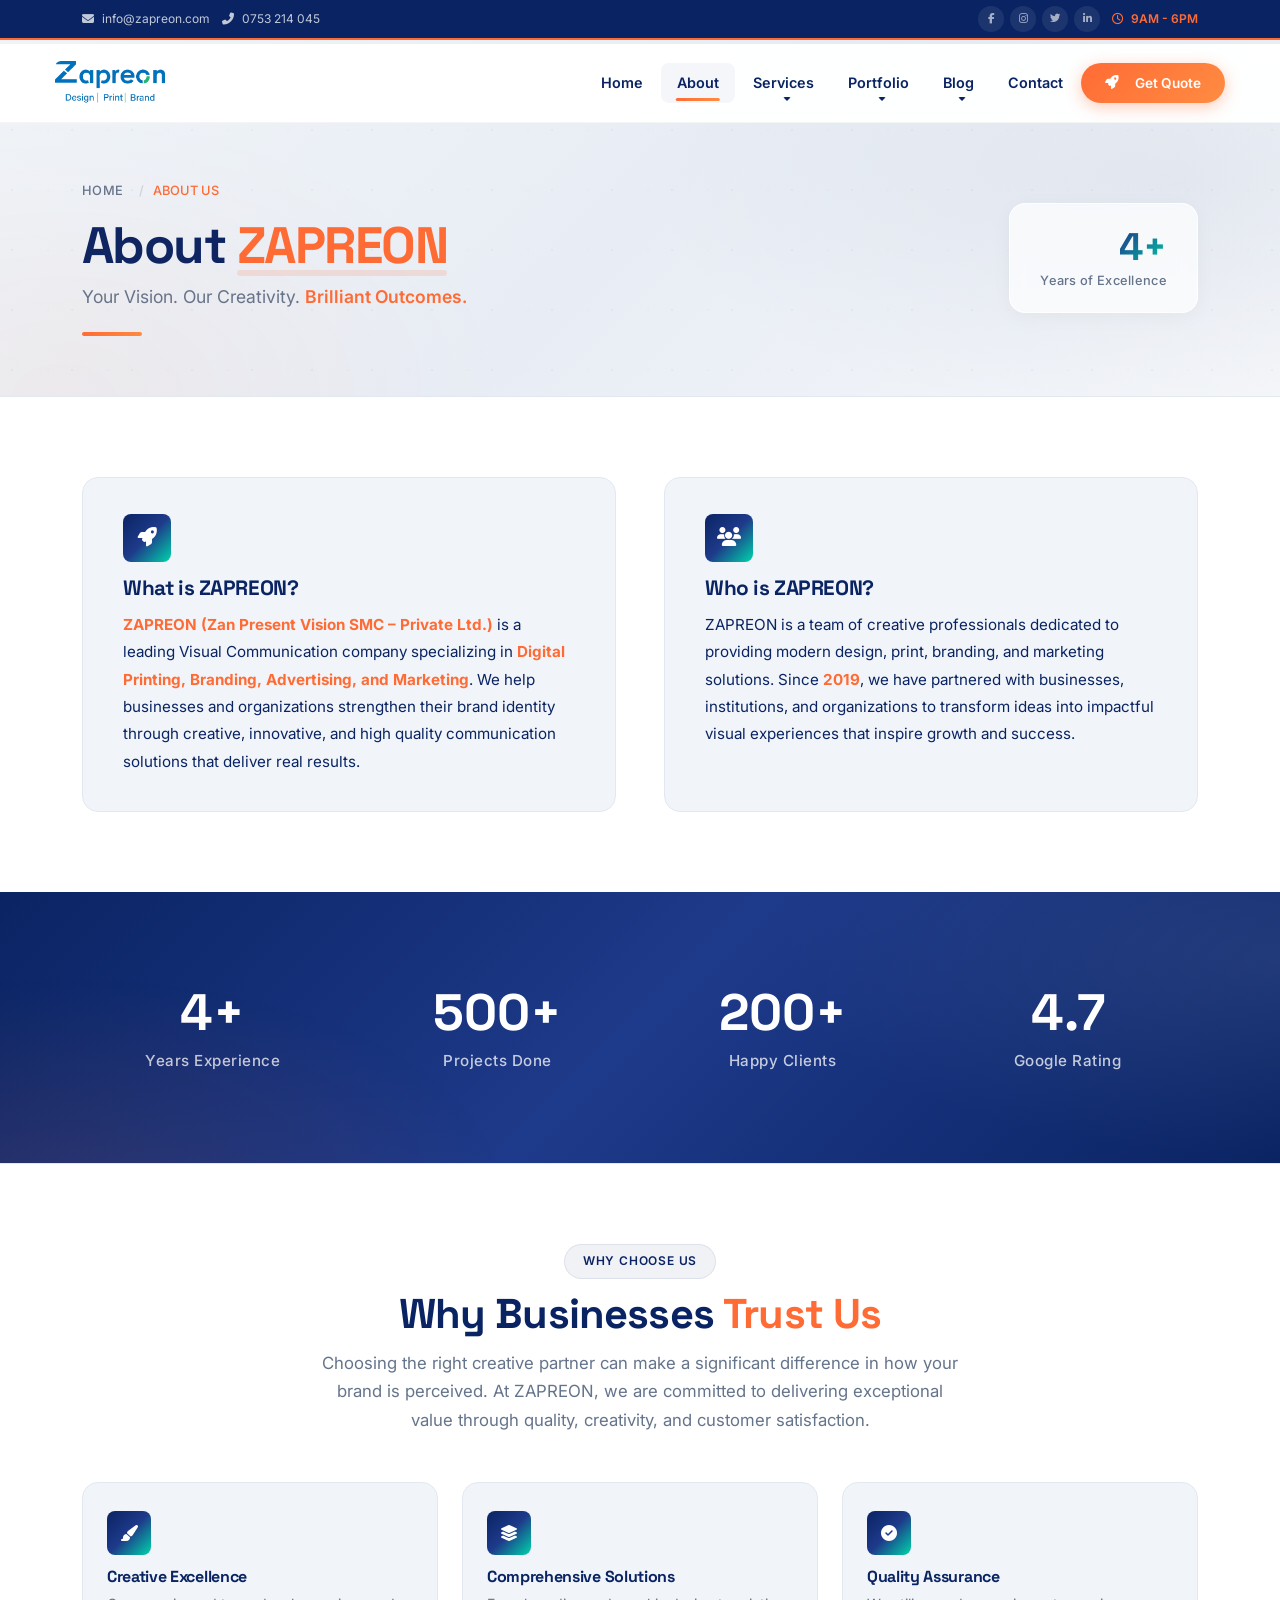
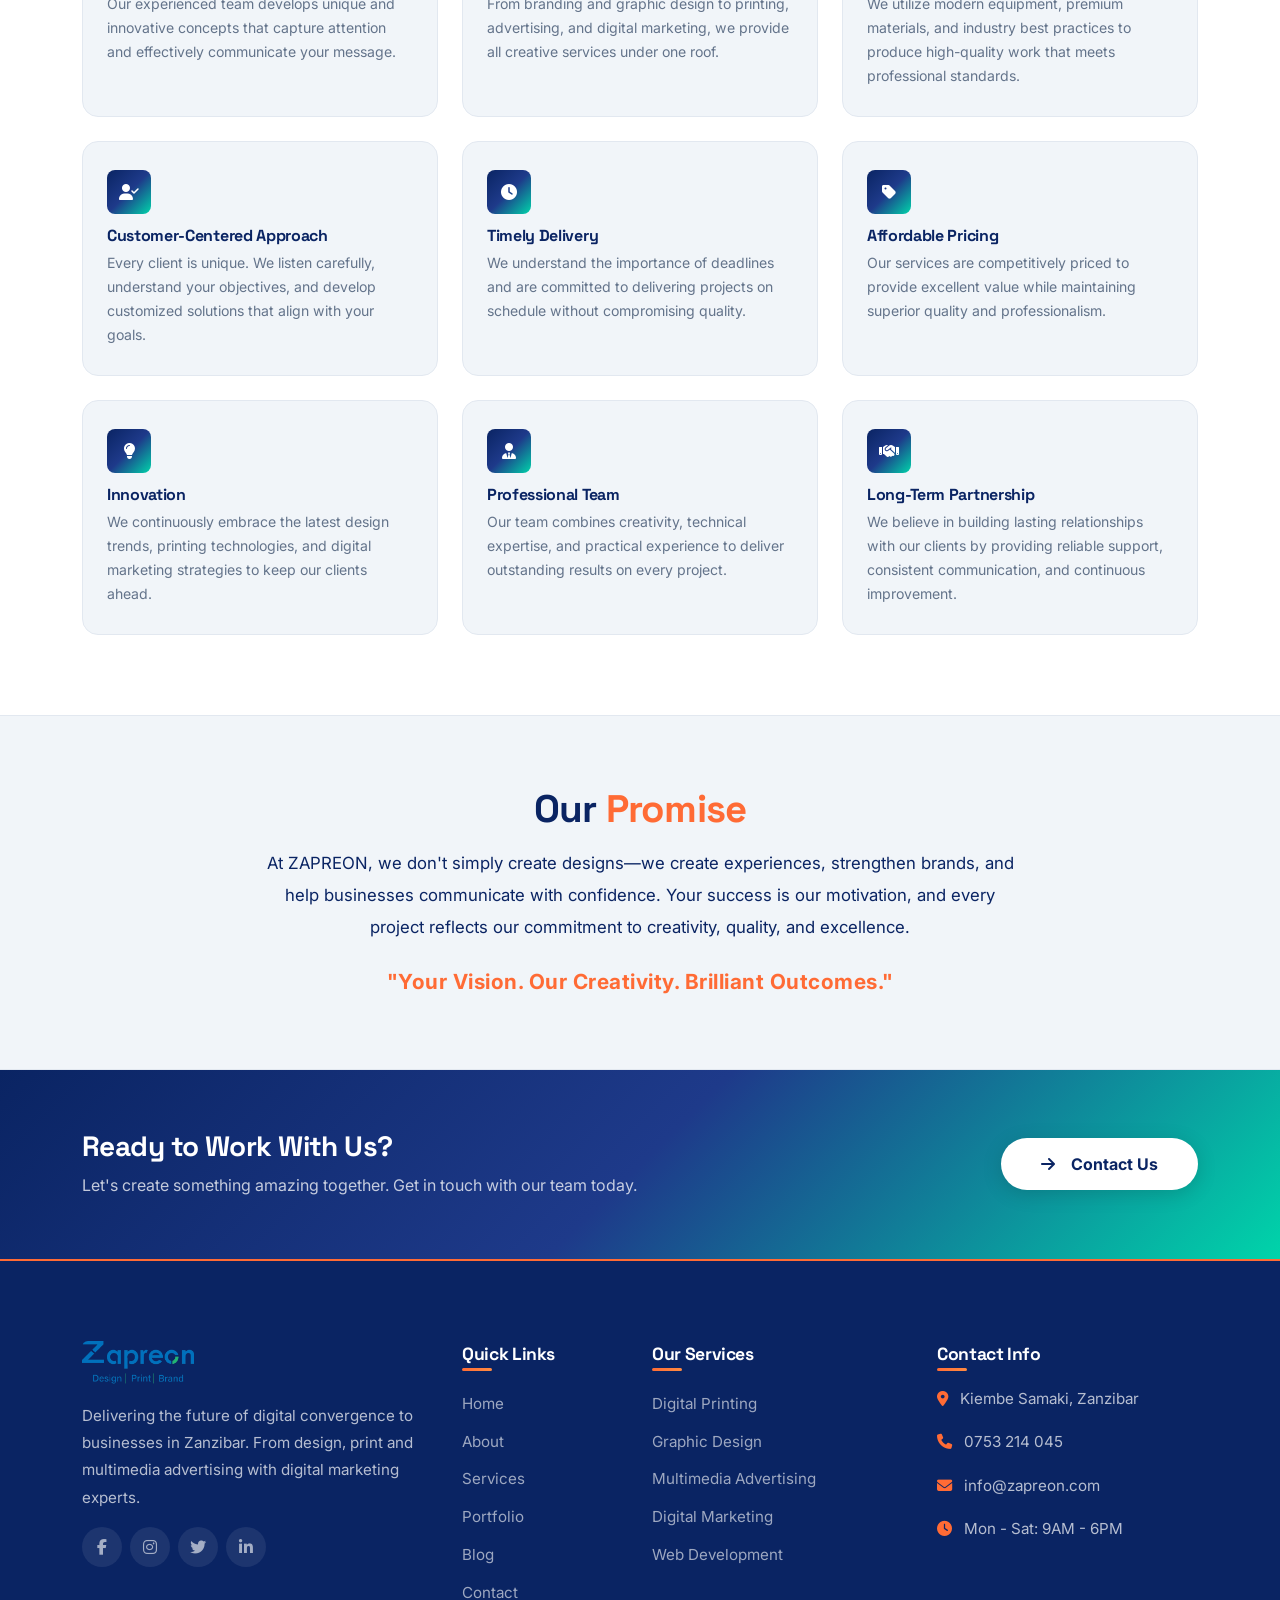
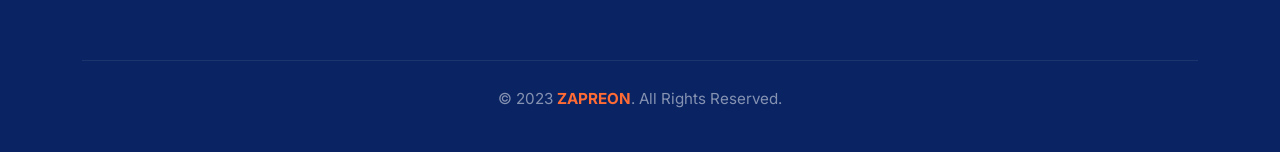
<file: about.html>
<!doctype html>
<html lang="sw">

<head>
    <meta charset="UTF-8" />
    <meta name="viewport" content="width=device-width, initial-scale=1.0" />
    <title>About Us - ZAPREON</title>
    <!-- Bootstrap 5 CSS -->
    <link href="https://cdn.jsdelivr.net/npm/bootstrap@5.3.0-alpha1/dist/css/bootstrap.min.css" rel="stylesheet" />
    <!-- Font Awesome 6 -->
    <link href="https://cdnjs.cloudflare.com/ajax/libs/font-awesome/6.4.0/css/all.min.css" rel="stylesheet" />
    <!-- Google Fonts -->
    <link
        href="https://fonts.googleapis.com/css2?family=Inter:wght@300;400;500;600;700;800;900&family=Space+Grotesk:wght@400;500;600;700&display=swap"
        rel="stylesheet" />
    <!-- AOS Animation -->
    <link href="https://unpkg.com/aos@2.3.1/dist/aos.css" rel="stylesheet" />

    <link rel="stylesheet" href="assets/css/style.css">

    <style>
       
        /* ===== PRELOADER ===== */
        #preloader {
            position: fixed;
            inset: 0;
            background: var(--dark);
            display: flex;
            justify-content: center;
            align-items: center;
            z-index: 99999;
            transition: opacity 0.6s ease, visibility 0.6s ease;
        }

        #preloader.hide {
            opacity: 0;
            visibility: hidden;
        }

        .loader-ring {
            width: 60px;
            height: 60px;
            border-radius: 50%;
            border: 4px solid rgba(255, 255, 255, 0.1);
            border-top-color: var(--secondary);
            animation: spin 0.8s linear infinite;
        }

        @keyframes spin {
            to {
                transform: rotate(360deg);
            }
        }

      
        /* ===== SECTION COMMON ===== */
        .section {
            padding: 80px 0;
            position: relative;
        }

        .section-sm {
            padding: 60px 0;
        }

        .section-badge {
            display: inline-block;
            background: rgba(10, 36, 99, 0.06);
            color: var(--primary);
            padding: 6px 18px;
            border-radius: 50px;
            font-weight: 600;
            font-size: 0.75rem;
            letter-spacing: 0.8px;
            text-transform: uppercase;
            margin-bottom: 12px;
            border: 1px solid rgba(10, 36, 99, 0.08);
        }

        .section-title {
            font-size: 2.6rem;
            font-weight: 800;
            margin-bottom: 12px;
            line-height: 1.1;
        }

        .section-subtitle {
            font-size: 1.05rem;
            color: var(--gray-500);
            max-width: 650px;
            margin-left: auto;
            margin-right: auto;
        }

        /* ===== PAGE HEADER - Gradient Laini ===== */
        .page-header {
            padding: 140px 0 60px;
            position: relative;
            background: linear-gradient(135deg, #f0f4f8 0%, #e8edf5 50%, #f5f7fa 100%);
            border-bottom: 1px solid var(--gray-200);
            overflow: hidden;
        }

        /* Subtle background decoration - Soft Blue */
        .page-header::before {
            content: "";
            position: absolute;
            top: -30%;
            right: -10%;
            width: 60%;
            height: 140%;
            background: radial-gradient(ellipse at 70% 50%, rgba(10, 36, 99, 0.06) 0%, transparent 70%);
            pointer-events: none;
        }

        /* Subtle background decoration - Soft Orange */
        .page-header::after {
            content: "";
            position: absolute;
            bottom: -20%;
            left: -10%;
            width: 50%;
            height: 100%;
            background: radial-gradient(ellipse at 30% 80%, rgba(255, 107, 53, 0.05) 0%, transparent 70%);
            pointer-events: none;
        }

        /* Soft overlay pattern */
        .page-header .header-pattern {
            position: absolute;
            top: 0;
            left: 0;
            width: 100%;
            height: 100%;
            opacity: 0.03;
            background-image:
                radial-gradient(circle at 20% 50%, var(--primary) 1px, transparent 1px),
                radial-gradient(circle at 80% 50%, var(--secondary) 1px, transparent 1px);
            background-size: 60px 60px;
            pointer-events: none;
        }

        /* Breadcrumb */
        .page-header .breadcrumb {
            background: transparent;
            padding: 0;
            margin-bottom: 16px;
        }

        .page-header .breadcrumb-item {
            color: var(--gray-400);
            font-size: 0.8rem;
            font-weight: 500;
            letter-spacing: 0.3px;
            text-transform: uppercase;
        }

        .page-header .breadcrumb-item a {
            color: var(--gray-500);
            transition: var(--transition);
            text-decoration: none;
        }

        .page-header .breadcrumb-item a:hover {
            color: var(--secondary);
        }

        .page-header .breadcrumb-item.active {
            color: var(--secondary);
        }

        .page-header .breadcrumb-item+.breadcrumb-item::before {
            color: var(--gray-300);
            content: "/";
            padding: 0 8px;
        }

        /* Title */
        .page-header h1 {
            font-size: 3.2rem;
            font-weight: 900;
            color: var(--dark);
            margin-bottom: 8px;
            letter-spacing: -0.03em;
            line-height: 1.1;
        }

        .page-header h1 span {
            color: var(--secondary);
            position: relative;
        }

        .page-header h1 span::after {
            content: "";
            position: absolute;
            bottom: 2px;
            left: 0;
            width: 100%;
            height: 6px;
            background: rgba(255, 107, 53, 0.15);
            border-radius: 10px;
            z-index: -1;
        }

        /* Subtitle */
        .page-header .header-subtitle {
            font-size: 1.1rem;
            color: var(--gray-500);
            max-width: 500px;
            margin-bottom: 20px;
            font-weight: 400;
        }

        .page-header .header-subtitle strong {
            color: var(--secondary);
            font-weight: 600;
        }

        /* Decorative Line */
        .page-header .header-line {
            width: 60px;
            height: 4px;
            background: var(--gradient-secondary);
            border-radius: 10px;
            margin-top: 4px;
        }

        /* Header Stat - Right Side */
        .page-header .header-stat {
            text-align: right;
            padding: 20px 30px;
            background: rgba(255, 255, 255, 0.7);
            backdrop-filter: blur(10px);
            -webkit-backdrop-filter: blur(10px);
            border-radius: var(--radius-md);
            border: 1px solid rgba(255, 255, 255, 0.8);
            box-shadow: 0 4px 20px rgba(0, 0, 0, 0.04);
            display: inline-block;
            min-width: 160px;
            transition: var(--transition);
        }

        .page-header .header-stat:hover {
            border-color: var(--secondary);
            box-shadow: 0 8px 30px rgba(0, 0, 0, 0.08);
            transform: translateY(-2px);
            background: rgba(255, 255, 255, 0.9);
        }

        .page-header .header-stat-number {
            font-family: "Space Grotesk", sans-serif;
            font-size: 2.4rem;
            font-weight: 900;
            background: var(--gradient-primary);
            -webkit-background-clip: text;
            -webkit-text-fill-color: transparent;
            line-height: 1.2;
        }

        .page-header .header-stat-label {
            font-size: 0.8rem;
            color: var(--gray-500);
            font-weight: 500;
            letter-spacing: 0.3px;
        }

        /* ===== RESPONSIVE ===== */
        @media (max-width: 992px) {
            .page-header h1 {
                font-size: 2.6rem;
            }

            .page-header .header-stat {
                padding: 16px 24px;
                min-width: 140px;
            }

            .page-header .header-stat-number {
                font-size: 2rem;
            }
        }

        @media (max-width: 768px) {
            .page-header {
                padding: 110px 0 40px;
            }

            .page-header h1 {
                font-size: 2rem;
            }

            .page-header .header-subtitle {
                font-size: 0.95rem;
                max-width: 100%;
            }

            .page-header .header-stat {
                text-align: left;
                width: 100%;
                margin-top: 16px;
                padding: 14px 20px;
                min-width: unset;
            }

            .page-header .header-stat-number {
                font-size: 1.8rem;
            }

            .page-header .header-line {
                width: 50px;
                height: 3px;
            }
        }

        @media (max-width: 576px) {
            .page-header {
                padding: 90px 0 30px;
            }

            .page-header h1 {
                font-size: 1.6rem;
            }

            .page-header .header-subtitle {
                font-size: 0.85rem;
            }

            .page-header .breadcrumb-item {
                font-size: 0.7rem;
            }

            .page-header .header-stat-number {
                font-size: 1.5rem;
            }

            .page-header .header-stat-label {
                font-size: 0.7rem;
            }

            .page-header .header-line {
                width: 40px;
                height: 3px;
            }
        }

        /* ===== COUNTERS - Modern & Elegant ===== */
        .counters-section {
            background: linear-gradient(135deg, #0a2463 0%, #1e3a8a 50%, #0a2463 100%);
            color: white;
            padding: 70px 0;
            position: relative;
            overflow: hidden;
        }

        /* Decorative Pattern */
        .counters-section::before {
            content: "";
            position: absolute;
            top: -50%;
            right: -20%;
            width: 60%;
            height: 150%;
            background: radial-gradient(ellipse at 70% 50%, rgba(255, 255, 255, 0.08) 0%, transparent 70%);
            pointer-events: none;
        }

        .counters-section::after {
            content: "";
            position: absolute;
            bottom: -30%;
            left: -10%;
            width: 50%;
            height: 100%;
            background: radial-gradient(ellipse at 30% 80%, rgba(255, 107, 53, 0.10) 0%, transparent 70%);
            pointer-events: none;
        }

        /* Small dots pattern */
        .counters-section .counter-pattern {
            position: absolute;
            top: 0;
            left: 0;
            width: 100%;
            height: 100%;
            opacity: 0.05;
            background-image: radial-gradient(circle at 20% 50%, white 1px, transparent 1px);
            background-size: 40px 40px;
            pointer-events: none;
        }

        /* Orange accent bar on top */
        .counters-section .counter-top-accent {
            position: absolute;
            top: 0;
            left: 0;
            width: 100%;
            height: 3px;
            background: var(--gradient-secondary);
            opacity: 0.5;
        }

        .counter-item {
            text-align: center;
            padding: 20px;
            position: relative;
            transition: var(--transition);
        }

        .counter-item:hover {
            transform: translateY(-6px);
        }

        /* Icon on top of counter */
        .counter-item .counter-icon {
            font-size: 2.2rem;
            color: var(--secondary);
            margin-bottom: 10px;
            display: block;
            opacity: 0.8;
            transition: var(--transition);
        }

        .counter-item:hover .counter-icon {
            transform: scale(1.1);
            opacity: 1;
        }

        .counter-item .number {
            font-family: "Space Grotesk", sans-serif;
            font-size: 3.2rem;
            font-weight: 900;
            color: white;
            display: block;
            line-height: 1.2;
            margin-bottom: 4px;
        }

        /* Small orange underline under number */
        .counter-item .number-underline {
            width: 30px;
            height: 3px;
            background: var(--gradient-secondary);
            border-radius: 10px;
            margin: 6px auto 10px;
            opacity: 0.6;
        }

        .counter-item .label {
            font-size: 0.95rem;
            color: rgba(255, 255, 255, 0.75);
            font-weight: 500;
            letter-spacing: 0.5px;
        }

        /* Divider between counters */
        .counter-divider {
            width: 1px;
            height: 60px;
            background: rgba(255, 255, 255, 0.10);
            margin: 0 auto;
            display: none;
        }

        @media (min-width: 768px) {
            .counter-divider {
                display: block;
            }
        }

        /* ===== RESPONSIVE COUNTERS ===== */
        @media (max-width: 768px) {
            .counters-section {
                padding: 50px 0;
            }

            .counter-item .number {
                font-size: 2.4rem;
            }

            .counter-item .counter-icon {
                font-size: 1.8rem;
            }

            .counter-item .label {
                font-size: 0.85rem;
            }
        }

        @media (max-width: 576px) {
            .counters-section {
                padding: 40px 0;
            }

            .counter-item .number {
                font-size: 2rem;
            }

            .counter-item .counter-icon {
                font-size: 1.5rem;
            }

            .counter-item .label {
                font-size: 0.75rem;
            }

            .counter-item .number-underline {
                width: 20px;
                height: 2px;
            }
        }

        /* ===== ABOUT INTRO - Clean Cards ===== */
        .about-intro {
            background: #ffffff;
        }

        .about-intro .intro-card {
            padding: 36px 40px;
            border-radius: var(--radius-md);
            background: var(--gray-100);
            border: 1px solid var(--gray-200);
            transition: var(--transition);
            height: 100%;
        }

        .about-intro .intro-card:hover {
            border-color: var(--secondary);
            box-shadow: var(--shadow-md);
            transform: translateY(-4px);
        }

        .about-intro .intro-card .icon-wrap {
            display: inline-flex;
            align-items: center;
            justify-content: center;
            width: 48px;
            height: 48px;
            background: var(--gradient-primary);
            border-radius: var(--radius-sm);
            color: white;
            font-size: 1.2rem;
            margin-bottom: 14px;
        }

        .about-intro .intro-card h3 {
            font-size: 1.3rem;
            margin-bottom: 10px;
            color: var(--primary);
        }

        .about-intro .intro-card p {
            font-size: 0.95rem;
            color: var(--gray-600);
            margin-bottom: 0;
            line-height: 1.8;
        }

        .about-intro .intro-card p strong {
            color: var(--secondary);
        }

        /* ===== WHY CHOOSE US - Modern Grid ===== */
        .why-section {
            background: #ffffff;
            border-top: 1px solid var(--gray-200);
        }

        .why-card {
            background: var(--gray-100);
            padding: 28px 24px;
            border-radius: var(--radius-md);
            transition: var(--transition);
            border: 1px solid var(--gray-200);
            height: 100%;
        }

        .why-card:hover {
            transform: translateY(-6px);
            box-shadow: var(--shadow-md);
            border-color: var(--secondary);
            background: #ffffff;
        }

        .why-card .icon {
            width: 44px;
            height: 44px;
            min-width: 44px;
            background: var(--gradient-primary);
            border-radius: var(--radius-sm);
            display: flex;
            align-items: center;
            justify-content: center;
            color: white;
            font-size: 1rem;
            margin-bottom: 12px;
        }

        .why-card h5 {
            font-size: 1rem;
            margin-bottom: 6px;
            color: var(--primary);
        }

        .why-card p {
            font-size: 0.88rem;
            color: var(--gray-500);
            margin-bottom: 0;
            line-height: 1.7;
        }

        /* ===== PROMISE SECTION - Soft & Elegant ===== */
        .promise-section {
            background: var(--gray-100);
            padding: 70px 0;
            border-top: 1px solid var(--gray-200);
            border-bottom: 1px solid var(--gray-200);
        }

        .promise-section h2 {
            font-size: 2.4rem;
            font-weight: 900;
            color: var(--dark);
            margin-bottom: 16px;
        }

        .promise-section h2 span {
            color: var(--secondary);
        }

        .promise-section p {
            font-size: 1.05rem;
            color: var(--gray-600);
            max-width: 750px;
            margin-left: auto;
            margin-right: auto;
            line-height: 1.9;
        }

        .promise-section .promise-tagline {
            font-size: 1.3rem;
            font-weight: 700;
            color: var(--secondary);
            margin-top: 20px;
            letter-spacing: 0.5px;
        }

        /* ===== RESPONSIVE ===== */
        @media (max-width: 992px) {
            .section-title {
                font-size: 2.2rem;
            }

            .page-header h1 {
                font-size: 2.5rem;
            }

            .promise-section h2 {
                font-size: 2rem;
            }
        }

        @media (max-width: 768px) {
            .section {
                padding: 50px 0;
            }

            .section-title {
                font-size: 1.8rem;
            }

            .section-subtitle {
                font-size: 0.95rem;
                max-width: 100%;
            }

            .page-header {
                padding: 110px 0 50px;
            }

            .page-header h1 {
                font-size: 2rem;
            }

            .page-header .header-subtitle {
                font-size: 0.95rem;
            }

            .counter-item .number {
                font-size: 2.2rem;
            }

            .about-intro .intro-card {
                padding: 24px 20px;
            }

            .about-intro .intro-card h3 {
                font-size: 1.1rem;
            }

            .about-intro .intro-card p {
                font-size: 0.9rem;
            }

            .promise-section h2 {
                font-size: 1.6rem;
            }

            .promise-section p {
                font-size: 0.95rem;
            }

            .promise-section .promise-tagline {
                font-size: 1.1rem;
            }

            .footer {
                padding: 50px 0 30px;
            }
        }

        @media (max-width: 576px) {
            .section {
                padding: 35px 0;
            }

            .section-title {
                font-size: 1.5rem;
            }

            .page-header {
                padding: 90px 0 35px;
            }

            .page-header h1 {
                font-size: 1.6rem;
            }

            .page-header .header-subtitle {
                font-size: 0.85rem;
            }

            .counter-item .number {
                font-size: 1.8rem;
            }

            .counter-item .label {
                font-size: 0.75rem;
            }

            .about-intro .intro-card {
                padding: 18px 14px;
            }

            .about-intro .intro-card h3 {
                font-size: 0.95rem;
            }

            .about-intro .intro-card p {
                font-size: 0.85rem;
            }

            .why-card {
                padding: 18px 14px;
            }

            .why-card h5 {
                font-size: 0.9rem;
            }

            .why-card p {
                font-size: 0.82rem;
            }

            .promise-section h2 {
                font-size: 1.3rem;
            }

            .promise-section p {
                font-size: 0.85rem;
            }

            .promise-section .promise-tagline {
                font-size: 0.95rem;
            }
        }
    </style>
</head>

<body>

    <!-- ===== PRELOADER ===== -->
    <div id="preloader">
        <div class="loader-ring"></div>
    </div>

    <!-- ===== TOP BAR ===== -->
    <div class="top-bar">
        <div class="container">
            <div class="row align-items-center g-0">
                <div class="col-6 col-md-6">
                    <div class="top-bar-left">
                        <div class="contact-item">
                            <i class="fas fa-envelope"></i>
                            <a href="mailto:info@zapreon.com">info@zapreon.com</a>
                        </div>
                        <div class="contact-item">
                            <i class="fas fa-phone-alt"></i>
                            <a href="tel:+255753214045">0753 214 045</a>
                        </div>
                    </div>
                </div>
                <div class="col-6 col-md-6">
                    <div class="top-bar-right">
                        <div class="top-social">
                            <a href="#" class="social-icon"><i class="fab fa-facebook-f"></i></a>
                            <a href="#" class="social-icon"><i class="fab fa-instagram"></i></a>
                            <a href="#" class="social-icon"><i class="fab fa-twitter"></i></a>
                            <a href="#" class="social-icon"><i class="fab fa-linkedin-in"></i></a>
                        </div>
                        <div class="top-hours">
                            <i class="far fa-clock"></i>
                            <span class="highlight-text">9AM - 6PM</span>
                        </div>
                    </div>
                </div>
            </div>
        </div>
    </div>

    <!-- ===== NAVBAR ===== -->
    <nav class="navbar navbar-expand-lg navbar-light fixed-top">
        <div class="container">
            <a class="navbar-brand" href="index.html">
                <img src="logo/zapreon_logo.png" alt="ZAPREON Logo" class="logo-img" />
            </a>
            <button class="navbar-toggler border-0" type="button" data-bs-toggle="collapse" data-bs-target="#navbarNav"
                aria-controls="navbarNav" aria-expanded="false" aria-label="Toggle navigation">
                <span class="navbar-toggler-icon"></span>
            </button>
            <div class="collapse navbar-collapse" id="navbarNav">
                <ul class="navbar-nav">
                    <li class="nav-item">
                        <a class="nav-link" href="index.html">Home</a>
                    </li>
                    <li class="nav-item">
                        <a class="nav-link active" href="about.html">About</a>
                    </li>
                    <li class="nav-item dropdown">
                        <a class="nav-link dropdown-toggle" href="#" id="servicesDropdown" role="button"
                            data-bs-toggle="dropdown" aria-expanded="false">
                            Services
                        </a>
                        <ul class="dropdown-menu" aria-labelledby="servicesDropdown">
                            <li><a class="dropdown-item" href="services.html"><i class="fas fa-th-large"></i>
                                    Overview</a></li>
                            <li>
                                <hr class="dropdown-divider" />
                            </li>
                            <li><a class="dropdown-item" href="digital-printing.html"><i class="fas fa-print"></i>
                                    Digital Printing</a></li>
                            <li><a class="dropdown-item" href="graphic-design.html"><i class="fas fa-palette"></i>
                                    Graphic Design</a></li>
                            <li><a class="dropdown-item" href="multimedia.html"><i class="fas fa-video"></i> Multimedia
                                    Advertising</a></li>
                            <li><a class="dropdown-item" href="digital-marketing.html"><i class="fas fa-chart-line"></i>
                                    Digital Marketing</a></li>
                            <li><a class="dropdown-item" href="web-development.html"><i class="fas fa-code"></i> Web
                                    Development</a></li>
                        </ul>
                    </li>
                    <li class="nav-item dropdown">
                        <a class="nav-link dropdown-toggle" href="#" id="portfolioDropdown" role="button"
                            data-bs-toggle="dropdown" aria-expanded="false">
                            Portfolio
                        </a>
                        <ul class="dropdown-menu" aria-labelledby="portfolioDropdown">
                            <li><a class="dropdown-item" href="portfolio.html"><i class="fas fa-th-large"></i>
                                    Overview</a></li>
                            <li>
                                <hr class="dropdown-divider" />
                            </li>
                            <li><a class="dropdown-item" href="printing-portfolio.html"><i class="fas fa-print"></i>
                                    Printing Projects</a></li>
                            <li><a class="dropdown-item" href="design-portfolio.html"><i class="fas fa-paint-brush"></i>
                                    Design Projects</a></li>
                            <li><a class="dropdown-item" href="multimedia-portfolio.html"><i class="fas fa-film"></i>
                                    Multimedia Projects</a></li>
                        </ul>
                    </li>
                    <li class="nav-item dropdown">
                        <a class="nav-link dropdown-toggle" href="#" id="blogDropdown" role="button"
                            data-bs-toggle="dropdown" aria-expanded="false">
                            Blog
                        </a>
                        <ul class="dropdown-menu" aria-labelledby="blogDropdown">
                            <li><a class="dropdown-item" href="blog.html"><i class="fas fa-th-large"></i> Overview</a>
                            </li>
                            <li>
                                <hr class="dropdown-divider" />
                            </li>
                            <li><a class="dropdown-item" href="blog-design.html"><i class="fas fa-pencil-ruler"></i>
                                    Design Tips</a></li>
                            <li><a class="dropdown-item" href="blog-marketing.html"><i class="fas fa-bullhorn"></i>
                                    Marketing Strategies</a></li>
                            <li><a class="dropdown-item" href="blog-industry.html"><i class="fas fa-newspaper"></i>
                                    Industry News</a></li>
                        </ul>
                    </li>
                    <li class="nav-item">
                        <a class="nav-link" href="contact.html">Contact</a>
                    </li>
                    <li class="nav-item">
                        <a class="btn btn-primary-custom" href="quote.html">
                            <i class="fas fa-rocket me-2"></i> Get Quote
                        </a>
                    </li>
                </ul>
            </div>
        </div>
    </nav>

    <!-- ===== PAGE HEADER - Gradient Laini ===== -->
    <section class="page-header">
        <div class="header-pattern"></div>
        <div class="container">
            <div class="row align-items-center">
                <div class="col-lg-7" data-aos="fade-up">
                    <nav aria-label="breadcrumb">
                        <ol class="breadcrumb">
                            <li class="breadcrumb-item"><a href="index.html">Home</a></li>
                            <li class="breadcrumb-item active" aria-current="page">About Us</li>
                        </ol>
                    </nav>

                    <h1>About <span>ZAPREON</span></h1>
                    <p class="header-subtitle">
                        Your Vision. Our Creativity. <strong>Brilliant Outcomes.</strong>
                    </p>

                    <div class="header-line"></div>
                </div>
                <div class="col-lg-5 text-lg-end" data-aos="fade-up" data-aos-delay="100">
                    <div class="header-stat">
                        <div class="header-stat-number">4+</div>
                        <div class="header-stat-label">Years of Excellence</div>
                    </div>
                </div>
            </div>
        </div>
    </section>



    <!-- ===== WHAT IS ZAPREON ===== -->
    <section class="section about-intro">
        <div class="container">
            <div class="row g-4 g-lg-5">
                <div class="col-lg-6" data-aos="fade-up">
                    <div class="intro-card">
                        <div class="icon-wrap">
                            <i class="fas fa-rocket"></i>
                        </div>
                        <h3>What is ZAPREON?</h3>
                        <p>
                            <strong>ZAPREON (Zan Present Vision SMC – Private Ltd.)</strong> is a leading Visual
                            Communication company specializing in <strong>Digital Printing, Branding, Advertising, and
                                Marketing</strong>. We help businesses and organizations strengthen their brand identity
                            through creative, innovative, and high quality communication solutions that deliver real
                            results.
                        </p>
                    </div>
                </div>
                <div class="col-lg-6" data-aos="fade-up" data-aos-delay="100">
                    <div class="intro-card">
                        <div class="icon-wrap">
                            <i class="fas fa-users"></i>
                        </div>
                        <h3>Who is ZAPREON?</h3>
                        <p>
                            ZAPREON is a team of creative professionals dedicated to providing modern design, print,
                            branding, and marketing solutions. Since <strong>2019</strong>, we have partnered with
                            businesses, institutions, and organizations to transform ideas into impactful visual
                            experiences that inspire growth and success.
                        </p>
                    </div>
                </div>
            </div>
        </div>
    </section>

    <!-- ===== COUNTERS ===== -->
    <section class="counters-section">
        <div class="container">
            <div class="row g-4">
                <div class="col-6 col-md-3" data-aos="fade-up" data-aos-delay="100">
                    <div class="counter-item">
                        <div class="number" data-count="4">4+</div>
                        <div class="label">Years Experience</div>
                    </div>
                </div>
                <div class="col-6 col-md-3" data-aos="fade-up" data-aos-delay="200">
                    <div class="counter-item">
                        <div class="number" data-count="500">500+</div>
                        <div class="label">Projects Done</div>
                    </div>
                </div>
                <div class="col-6 col-md-3" data-aos="fade-up" data-aos-delay="300">
                    <div class="counter-item">
                        <div class="number" data-count="200">200+</div>
                        <div class="label">Happy Clients</div>
                    </div>
                </div>
                <div class="col-6 col-md-3" data-aos="fade-up" data-aos-delay="400">
                    <div class="counter-item">
                        <div class="number" data-count="4.7">4.7</div>
                        <div class="label">Google Rating</div>
                    </div>
                </div>
            </div>
        </div>
    </section>

    <!-- ===== WHY CHOOSE ZAPREON ===== -->
    <section class="section why-section">
        <div class="container">
            <div class="text-center mb-4 mb-md-5" data-aos="fade-up">
                <span class="section-badge">Why Choose Us</span>
                <h2 class="section-title">Why Businesses <span style="color: var(--secondary);">Trust Us</span></h2>
                <p class="section-subtitle mx-auto">
                    Choosing the right creative partner can make a significant difference in how your brand is
                    perceived. At ZAPREON, we are committed to delivering exceptional value through quality, creativity,
                    and customer satisfaction.
                </p>
            </div>

            <div class="row g-3 g-md-4" data-aos="fade-up">
                <div class="col-md-6 col-lg-4">
                    <div class="why-card">
                        <div class="icon"><i class="fas fa-paint-brush"></i></div>
                        <h5>Creative Excellence</h5>
                        <p>Our experienced team develops unique and innovative concepts that capture attention and
                            effectively communicate your message.</p>
                    </div>
                </div>
                <div class="col-md-6 col-lg-4">
                    <div class="why-card">
                        <div class="icon"><i class="fas fa-layer-group"></i></div>
                        <h5>Comprehensive Solutions</h5>
                        <p>From branding and graphic design to printing, advertising, and digital marketing, we provide
                            all creative services under one roof.</p>
                    </div>
                </div>
                <div class="col-md-6 col-lg-4">
                    <div class="why-card">
                        <div class="icon"><i class="fas fa-check-circle"></i></div>
                        <h5>Quality Assurance</h5>
                        <p>We utilize modern equipment, premium materials, and industry best practices to produce
                            high-quality work that meets professional standards.</p>
                    </div>
                </div>
                <div class="col-md-6 col-lg-4">
                    <div class="why-card">
                        <div class="icon"><i class="fas fa-user-check"></i></div>
                        <h5>Customer-Centered Approach</h5>
                        <p>Every client is unique. We listen carefully, understand your objectives, and develop
                            customized solutions that align with your goals.</p>
                    </div>
                </div>
                <div class="col-md-6 col-lg-4">
                    <div class="why-card">
                        <div class="icon"><i class="fas fa-clock"></i></div>
                        <h5>Timely Delivery</h5>
                        <p>We understand the importance of deadlines and are committed to delivering projects on
                            schedule without compromising quality.</p>
                    </div>
                </div>
                <div class="col-md-6 col-lg-4">
                    <div class="why-card">
                        <div class="icon"><i class="fas fa-tag"></i></div>
                        <h5>Affordable Pricing</h5>
                        <p>Our services are competitively priced to provide excellent value while maintaining superior
                            quality and professionalism.</p>
                    </div>
                </div>
                <div class="col-md-6 col-lg-4">
                    <div class="why-card">
                        <div class="icon"><i class="fas fa-lightbulb"></i></div>
                        <h5>Innovation</h5>
                        <p>We continuously embrace the latest design trends, printing technologies, and digital
                            marketing strategies to keep our clients ahead.</p>
                    </div>
                </div>
                <div class="col-md-6 col-lg-4">
                    <div class="why-card">
                        <div class="icon"><i class="fas fa-user-tie"></i></div>
                        <h5>Professional Team</h5>
                        <p>Our team combines creativity, technical expertise, and practical experience to deliver
                            outstanding results on every project.</p>
                    </div>
                </div>
                <div class="col-md-6 col-lg-4">
                    <div class="why-card">
                        <div class="icon"><i class="fas fa-handshake"></i></div>
                        <h5>Long-Term Partnership</h5>
                        <p>We believe in building lasting relationships with our clients by providing reliable support,
                            consistent communication, and continuous improvement.</p>
                    </div>
                </div>
            </div>
        </div>
    </section>

    <!-- ===== PROMISE SECTION ===== -->
    <section class="promise-section">
        <div class="container">
            <div class="text-center" data-aos="fade-up">
                <h2>Our <span>Promise</span></h2>
                <p>
                    At ZAPREON, we don't simply create designs—we create experiences, strengthen brands, and help
                    businesses communicate with confidence. Your success is our motivation, and every project reflects
                    our commitment to creativity, quality, and excellence.
                </p>
                <div class="promise-tagline">
                    "Your Vision. Our Creativity. Brilliant Outcomes."
                </div>
            </div>
        </div>
    </section>

    <!-- ===== CTA ===== -->
    <section class="section-sm cta-section">
        <div class="container">
            <div class="row align-items-center g-3 g-md-4" data-aos="fade-up">
                <div class="col-lg-8">
                    <h3 class="mb-2">Ready to Work With Us?</h3>
                    <p class="mb-0 opacity-75">
                        Let's create something amazing together. Get in touch with our team today.
                    </p>
                </div>
                <div class="col-lg-4 text-lg-end">
                    <a href="contact.html" class="btn btn-light-custom">
                        <i class="fas fa-arrow-right me-2"></i>
                        Contact Us
                    </a>
                </div>
            </div>
        </div>
    </section>

    <!-- ===== FOOTER ===== -->
    <footer class="footer">
        <div class="container">
            <div class="row g-3 g-md-4">
                <div class="col-lg-4 col-md-6">
                    <div class="footer-logo">
                        <img src="logo/zapreon_logo.png" alt="ZAPREON Logo" />
                    </div>
                    <p>
                        Delivering the future of digital convergence to businesses in
                        Zanzibar. From design, print and multimedia advertising with
                        digital marketing experts.
                    </p>
                    <div class="social-icons">
                        <a href="#"><i class="fab fa-facebook-f"></i></a>
                        <a href="#"><i class="fab fa-instagram"></i></a>
                        <a href="#"><i class="fab fa-twitter"></i></a>
                        <a href="#"><i class="fab fa-linkedin-in"></i></a>
                    </div>
                </div>
                <div class="col-lg-2 col-md-6">
                    <h5>Quick Links</h5>
                    <div class="footer-links">
                        <a href="index.html">Home</a>
                        <a href="about.html">About</a>
                        <a href="services.html">Services</a>
                        <a href="portfolio.html">Portfolio</a>
                        <a href="blog.html">Blog</a>
                        <a href="contact.html">Contact</a>
                    </div>
                </div>
                <div class="col-lg-3 col-md-6">
                    <h5>Our Services</h5>
                    <div class="footer-links">
                        <a href="digital-printing.html">Digital Printing</a>
                        <a href="graphic-design.html">Graphic Design</a>
                        <a href="multimedia.html">Multimedia Advertising</a>
                        <a href="digital-marketing.html">Digital Marketing</a>
                        <a href="web-development.html">Web Development</a>
                    </div>
                </div>
                <div class="col-lg-3 col-md-6">
                    <h5>Contact Info</h5>
                    <div class="footer-links">
                        <p><i class="fas fa-map-marker-alt me-2" style="color: var(--secondary);"></i> Kiembe Samaki,
                            Zanzibar</p>
                        <p><i class="fas fa-phone me-2" style="color: var(--secondary);"></i> 0753 214 045</p>
                        <p><i class="fas fa-envelope me-2" style="color: var(--secondary);"></i> info@zapreon.com</p>
                        <p><i class="fas fa-clock me-2" style="color: var(--secondary);"></i> Mon - Sat: 9AM - 6PM</p>
                    </div>
                </div>
            </div>
            <div class="copyright">
                <p class="mb-0">
                    &copy; 2023 <span class="brand-name">ZAPREON</span>. All Rights Reserved.
                </p>
            </div>
        </div>
    </footer>

    <!-- ===== BACK TO TOP ===== -->
    <button class="back-to-top" id="backToTop">
        <i class="fas fa-arrow-up"></i>
    </button>

    <!-- ===== SCRIPTS ===== -->
    <script src="https://cdn.jsdelivr.net/npm/bootstrap@5.3.0-alpha1/dist/js/bootstrap.bundle.min.js"></script>
    <script src="https://unpkg.com/aos@2.3.1/dist/aos.js"></script>

    <script>
        // ===== PRELOADER =====
        window.addEventListener("load", function () {
            document.getElementById("preloader").classList.add("hide");
        });

        // ===== AOS INIT =====
        AOS.init({
            once: true,
            offset: 50,
            duration: 600,
            easing: "ease-out-cubic",
        });

        // ===== NAVBAR SCROLL =====
        window.addEventListener("scroll", function () {
            const navbar = document.querySelector(".navbar");
            if (window.scrollY > 50) {
                navbar.classList.add("scrolled");
            } else {
                navbar.classList.remove("scrolled");
            }

            const btn = document.getElementById("backToTop");
            if (window.scrollY > 400) {
                btn.classList.add("active");
            } else {
                btn.classList.remove("active");
            }
        });

        // ===== BACK TO TOP =====
        document.getElementById("backToTop").addEventListener("click", function () {
            window.scrollTo({ top: 0, behavior: "smooth" });
        });

        // ===== SMOOTH SCROLL =====
        document.querySelectorAll('a[href^="#"]').forEach((anchor) => {
            anchor.addEventListener("click", function (e) {
                const href = this.getAttribute("href");
                if (href === "#") return;
                e.preventDefault();
                const target = document.querySelector(href);
                if (target) {
                    target.scrollIntoView({ behavior: "smooth", block: "start" });
                }
            });
        });

        // ===== COUNTER ANIMATION =====
        const counters = document.querySelectorAll('.number');
        const speed = 200;

        counters.forEach(counter => {
            const updateCount = () => {
                const target = parseFloat(counter.getAttribute('data-count'));
                const count = parseFloat(counter.innerText.replace('+', ''));
                const increment = target / speed;

                if (count < target) {
                    counter.innerText = Math.ceil(count + increment) + (counter.innerText.includes('+') ? '+' : '');
                    setTimeout(updateCount, 20);
                } else {
                    counter.innerText = target + (counter.innerText.includes('+') ? '+' : '');
                }
            };
            updateCount();
        });
    </script>
</body>

</html>
</file>
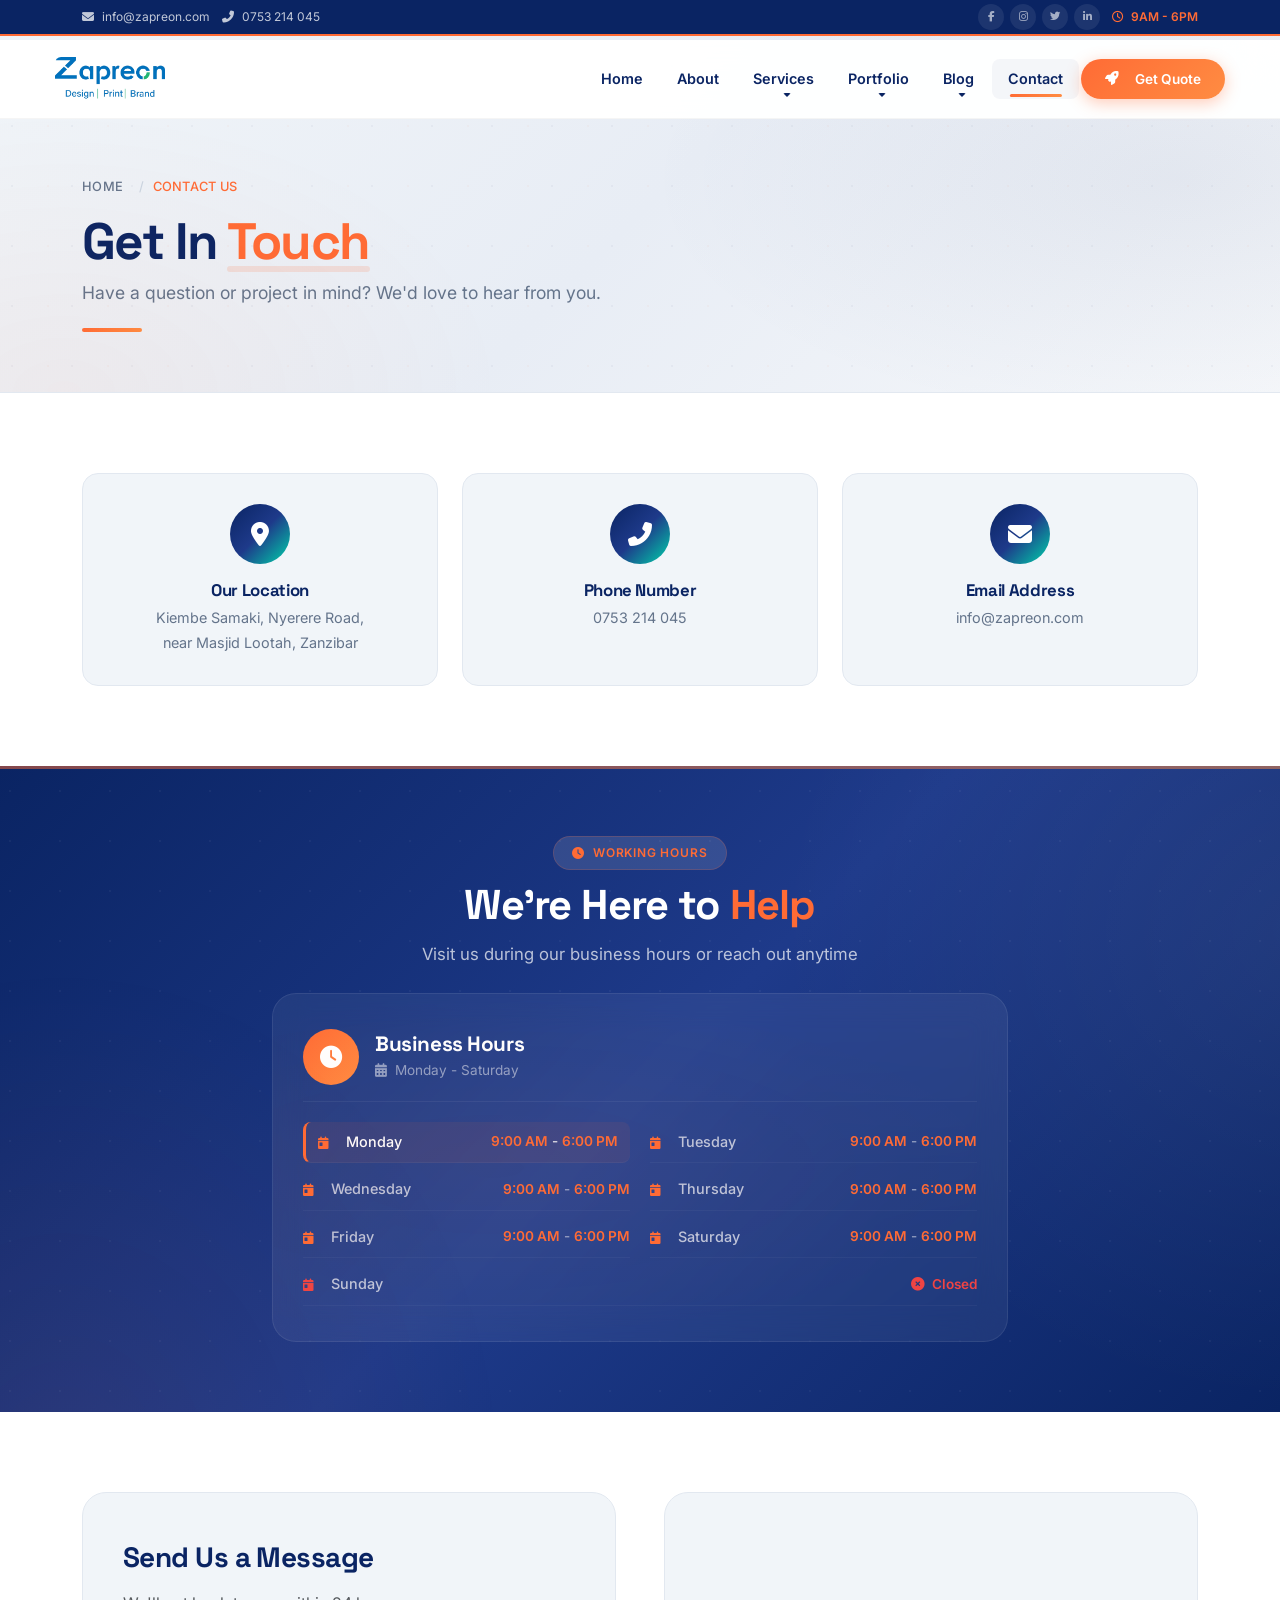
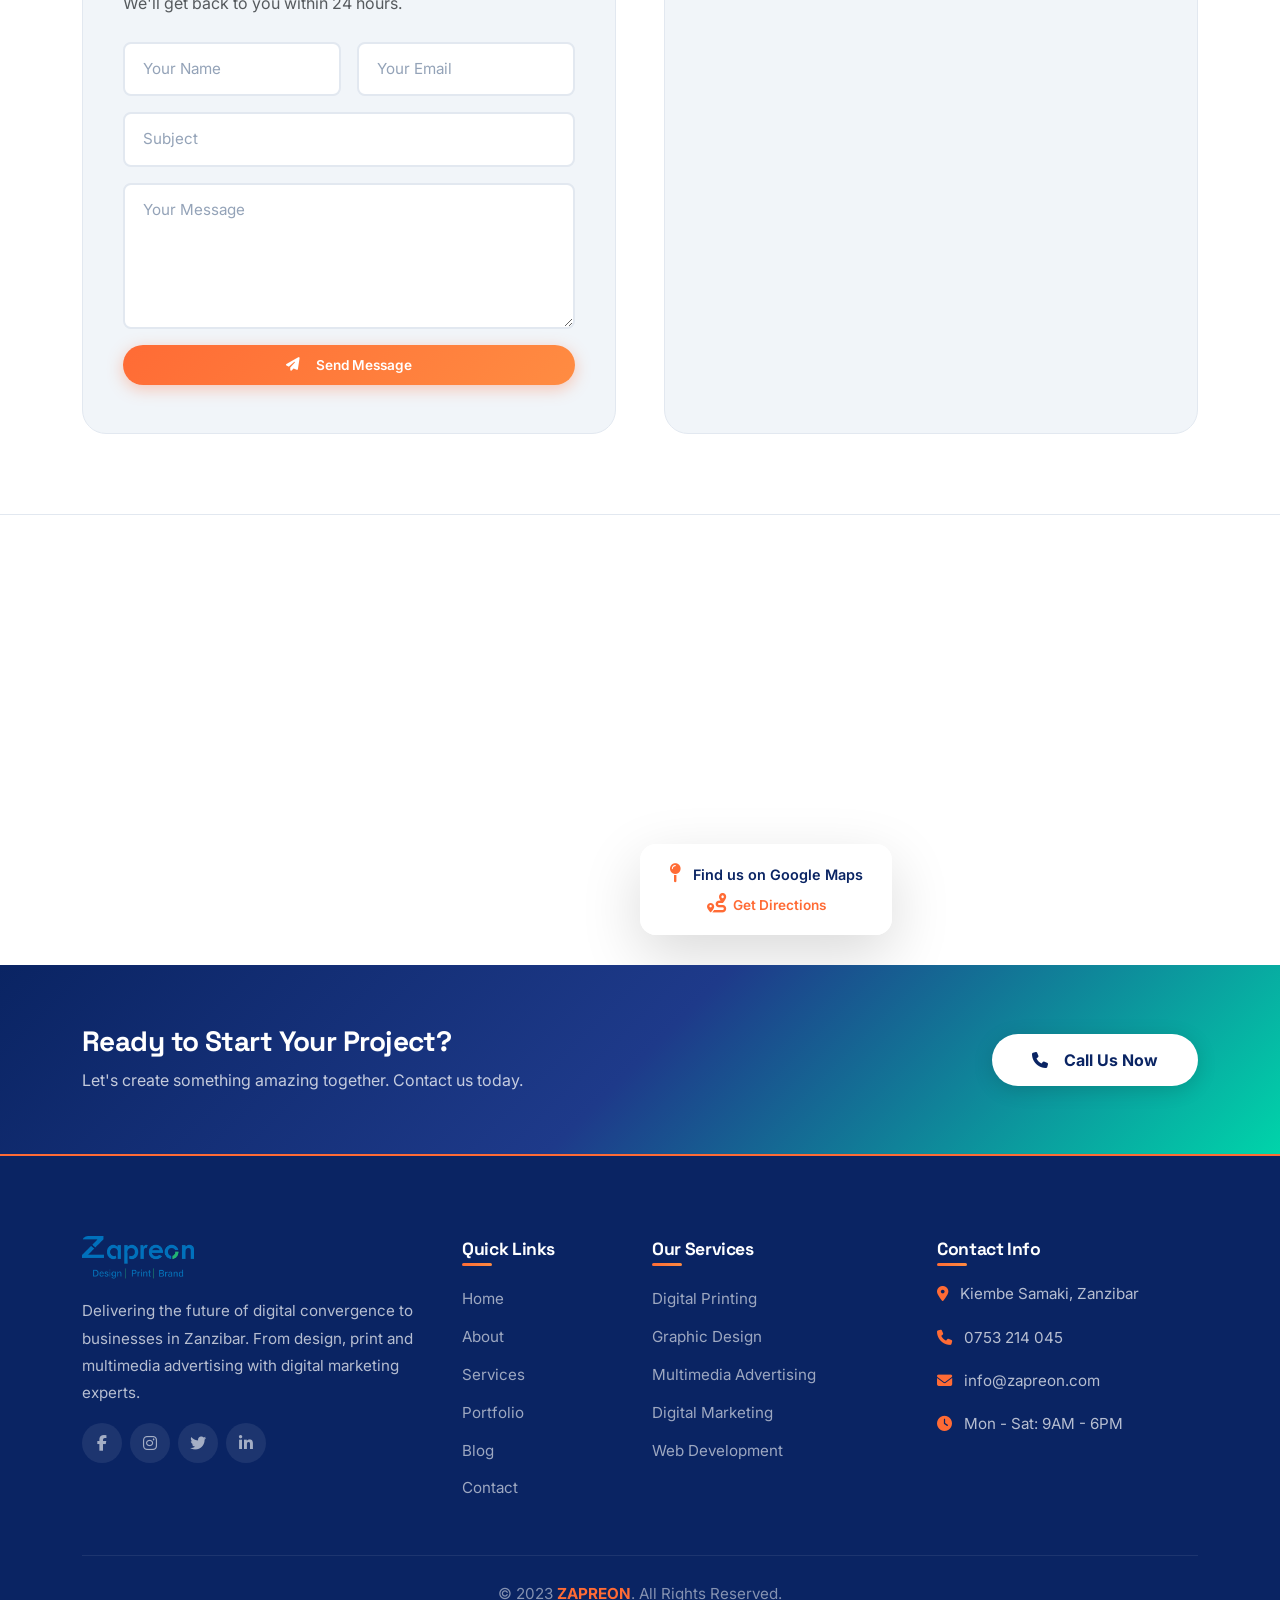
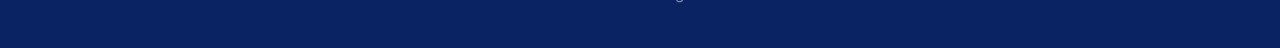
<file: contact.html>
<!doctype html>
<html lang="sw">

<head>
    <meta charset="UTF-8" />
    <meta name="viewport" content="width=device-width, initial-scale=1.0" />
    <title>Contact Us - ZAPREON</title>
    <!-- Bootstrap 5 CSS -->
    <link href="https://cdn.jsdelivr.net/npm/bootstrap@5.3.0-alpha1/dist/css/bootstrap.min.css" rel="stylesheet" />
    <!-- Font Awesome 6 -->
    <link href="https://cdnjs.cloudflare.com/ajax/libs/font-awesome/6.4.0/css/all.min.css" rel="stylesheet" />
    <!-- Google Fonts -->
    <link
        href="https://fonts.googleapis.com/css2?family=Inter:wght@300;400;500;600;700;800;900&family=Space+Grotesk:wght@400;500;600;700&display=swap"
        rel="stylesheet" />
    <!-- AOS Animation -->
    <link href="https://unpkg.com/aos@2.3.1/dist/aos.css" rel="stylesheet" />

    <style>
        /* ===== CSS VARIABLES ===== */
        :root {
            --primary: #0a2463;
            --primary-light: #1e3a8a;
            --secondary: #ff6b35;
            --accent: #00d4aa;
            --dark: #0a2463;
            --light: #f8fafc;
            --gray-100: #f1f5f9;
            --gray-200: #e2e8f0;
            --gray-300: #cbd5e1;
            --gray-400: #94a3b8;
            --gray-500: #64748b;
            --gray-600: #475569;
            --gradient-primary: linear-gradient(135deg, #0a2463 0%, #1e3a8a 50%, #00d4aa 100%);
            --gradient-secondary: linear-gradient(135deg, #ff6b35 0%, #ff8c42 100%);
            --shadow-sm: 0 2px 8px rgba(0, 0, 0, 0.06);
            --shadow-md: 0 8px 30px rgba(0, 0, 0, 0.1);
            --shadow-lg: 0 20px 60px rgba(0, 0, 0, 0.15);
            --radius-sm: 8px;
            --radius-md: 16px;
            --radius-lg: 24px;
            --transition: all 0.4s cubic-bezier(0.25, 0.46, 0.45, 0.94);
        }

        /* ===== RESET ===== */
        * {
            margin: 0;
            padding: 0;
            box-sizing: border-box;
        }

        html,
        body {
            overflow-x: hidden !important;
            width: 100%;
            max-width: 100%;
        }

        body {
            font-family: "Inter", sans-serif;
            background: var(--light);
            color: var(--dark);
            line-height: 1.7;
            -webkit-font-smoothing: antialiased;
        }

        h1,
        h2,
        h3,
        h4,
        h5,
        h6 {
            font-family: "Space Grotesk", sans-serif;
            font-weight: 700;
            letter-spacing: -0.02em;
        }

        a {
            text-decoration: none;
            color: inherit;
        }

        img {
            max-width: 100%;
            height: auto;
            display: block;
        }

        /* ===== SCROLLBAR ===== */
        ::-webkit-scrollbar {
            width: 10px;
        }

        ::-webkit-scrollbar-track {
            background: var(--gray-100);
        }

        ::-webkit-scrollbar-thumb {
            background: var(--gradient-primary);
            border-radius: 10px;
        }

        /* ===== PRELOADER ===== */
        #preloader {
            position: fixed;
            inset: 0;
            background: var(--dark);
            display: flex;
            justify-content: center;
            align-items: center;
            z-index: 99999;
            transition: opacity 0.6s ease, visibility 0.6s ease;
        }

        #preloader.hide {
            opacity: 0;
            visibility: hidden;
        }

        .loader-ring {
            width: 60px;
            height: 60px;
            border-radius: 50%;
            border: 4px solid rgba(255, 255, 255, 0.1);
            border-top-color: var(--secondary);
            animation: spin 0.8s linear infinite;
        }

        @keyframes spin {
            to {
                transform: rotate(360deg);
            }
        }

        /* ===== TOP BAR ===== */
        .top-bar {
            background: var(--dark);
            color: rgba(255, 255, 255, 0.75);
            font-size: 0.75rem;
            padding: 4px 0;
            border-bottom: 2px solid var(--secondary);
            position: relative;
            z-index: 1031;
        }

        .top-bar a {
            color: rgba(255, 255, 255, 0.75);
            text-decoration: none;
            transition: var(--transition);
        }

        .top-bar a:hover {
            color: var(--secondary);
        }

        .top-bar-left {
            display: flex;
            align-items: center;
            gap: 12px;
        }

        .top-bar-left .contact-item {
            display: inline-flex;
            align-items: center;
            gap: 6px;
            font-size: 0.75rem;
        }

        .top-bar-left .contact-item i {
            width: 14px;
            font-size: 0.75rem;
        }

        .top-bar-right {
            display: flex;
            align-items: center;
            justify-content: flex-end;
            gap: 12px;
        }

        .top-bar-right .top-social {
            display: flex;
            align-items: center;
            gap: 6px;
        }

        .top-bar .social-icon {
            display: inline-flex;
            align-items: center;
            justify-content: center;
            width: 26px;
            height: 26px;
            border-radius: 50%;
            background: rgba(255, 255, 255, 0.08);
            transition: var(--transition);
            font-size: 0.65rem;
            color: rgba(255, 255, 255, 0.6);
        }

        .top-bar .social-icon:hover {
            background: var(--secondary);
            color: white;
            transform: translateY(-2px);
        }

        .top-bar .top-hours {
            font-size: 0.75rem;
            color: var(--secondary);
            font-weight: 600;
        }

        .top-bar .top-hours i {
            margin-right: 4px;
        }

        @media (max-width: 768px) {
            .top-bar {
                font-size: 0.6rem;
                padding: 4px 0;
            }

            .top-bar-left {
                flex-direction: column;
                align-items: flex-start;
                gap: 2px;
                line-height: 1.4;
            }

            .top-bar-left .contact-item {
                font-size: 0.6rem;
            }

            .top-bar-left .contact-item i {
                width: 12px;
                font-size: 0.6rem;
            }

            .top-bar-right {
                flex-direction: column;
                align-items: flex-end;
                gap: 2px;
                line-height: 1.4;
            }

            .top-bar .social-icon {
                width: 20px;
                height: 20px;
                font-size: 0.5rem;
            }

            .top-bar .top-hours {
                font-size: 0.6rem;
            }

            .top-bar-right .top-social {
                gap: 4px;
            }
        }

        @media (max-width: 576px) {
            .top-bar {
                font-size: 0.5rem;
                padding: 3px 0;
            }

            .top-bar-left .contact-item {
                font-size: 0.5rem;
            }

            .top-bar-left .contact-item i {
                width: 10px;
                font-size: 0.5rem;
            }

            .top-bar .social-icon {
                width: 16px;
                height: 16px;
                font-size: 0.4rem;
            }

            .top-bar .top-hours {
                font-size: 0.5rem;
            }

            .top-bar-right .top-social {
                gap: 3px;
            }
        }

        /* ===== NAVBAR ===== */
        .navbar {
            padding: 12px 0;
            background: rgba(255, 255, 255, 0.96);
            backdrop-filter: blur(24px);
            border-bottom: 1px solid rgba(0, 0, 0, 0.04);
            transition: var(--transition);
            z-index: 1030;
            position: fixed;
            top: 0;
            left: 0;
            right: 0;
            width: 100%;
        }

        .navbar .container {
            max-width: 1200px;
            padding-left: 15px;
            padding-right: 15px;
        }

        .navbar.fixed-top {
            top: 40px;
        }

        @media (max-width: 768px) {
            .navbar.fixed-top {
                top: 36px;
            }
        }

        @media (max-width: 576px) {
            .navbar.fixed-top {
                top: 28px;
            }
        }

        .navbar.scrolled {
            padding: 8px 0;
            box-shadow: var(--shadow-md);
            top: 0 !important;
        }

        .navbar-brand {
            font-family: "Space Grotesk", sans-serif;
            font-weight: 800;
            font-size: 1.6rem;
            color: var(--primary) !important;
            display: flex;
            align-items: center;
            gap: 12px;
            flex-shrink: 0;
        }

        .navbar-brand .logo-img {
            height: 44px;
            width: auto;
            transition: var(--transition);
            border-radius: 6px;
        }

        .navbar-brand .logo-img:hover {
            transform: scale(1.05) rotate(-2deg);
        }

        .navbar-toggler {
            border: none;
            padding: 8px 10px;
            margin-left: auto;
        }

        .navbar-toggler:focus {
            box-shadow: none;
        }

        .navbar-collapse {
            flex-grow: 0;
        }

        @media (min-width: 992px) {
            .navbar-collapse {
                display: flex !important;
                flex-basis: auto;
            }
        }

        .navbar-nav {
            display: flex;
            align-items: center;
            gap: 2px;
            margin-left: auto;
        }

        @media (max-width: 991.98px) {
            .navbar-nav {
                padding-top: 16px;
                padding-bottom: 8px;
                align-items: flex-start;
                gap: 2px;
                width: 100%;
                margin-left: 0;
            }

            .navbar-nav .nav-item {
                width: 100%;
            }

            .navbar-nav .nav-item .nav-link {
                padding: 8px 16px !important;
            }

            .navbar-nav .nav-item .btn-primary-custom {
                margin-top: 8px;
                width: 100%;
                justify-content: center;
            }

            .navbar-collapse {
                flex-grow: 1;
                width: 100%;
            }
        }

        .nav-link {
            font-weight: 600;
            font-size: 0.9rem;
            color: var(--dark) !important;
            padding: 8px 16px !important;
            border-radius: var(--radius-sm);
            transition: var(--transition);
            position: relative;
        }

        .nav-link::after {
            content: "";
            position: absolute;
            bottom: 2px;
            left: 50%;
            width: 0;
            height: 3px;
            background: var(--gradient-secondary);
            border-radius: 10px;
            transform: translateX(-50%);
            transition: var(--transition);
        }

        .nav-link:hover::after,
        .nav-link.active::after {
            width: 60%;
        }

        .nav-link:hover,
        .nav-link.active {
            color: var(--primary) !important;
            background: rgba(10, 36, 99, 0.04);
        }

        .dropdown-menu {
            border: none;
            border-radius: var(--radius-md);
            box-shadow: var(--shadow-lg);
            padding: 12px;
            background: rgba(255, 255, 255, 0.98);
            backdrop-filter: blur(20px);
            margin-top: 8px;
            min-width: 220px;
            animation: dropdownFade 0.3s ease;
        }

        @keyframes dropdownFade {
            from {
                opacity: 0;
                transform: translateY(-10px);
            }

            to {
                opacity: 1;
                transform: translateY(0);
            }
        }

        .dropdown-item {
            padding: 10px 16px;
            border-radius: var(--radius-sm);
            font-weight: 500;
            font-size: 0.9rem;
            transition: var(--transition);
            color: var(--dark);
        }

        .dropdown-item:hover,
        .dropdown-item.active {
            background: var(--gradient-primary);
            color: white !important;
            transform: translateX(4px);
        }

        .dropdown-item i {
            width: 20px;
            margin-right: 8px;
        }

        .dropdown-divider {
            margin: 8px 0;
            border-color: var(--gray-200);
        }

        /* ===== BUTTONS ===== */
        .btn-primary-custom {
            background: var(--gradient-secondary);
            color: white;
            border: none;
            padding: 10px 24px;
            border-radius: 50px;
            font-weight: 600;
            font-size: 0.85rem;
            transition: var(--transition);
            box-shadow: 0 4px 16px rgba(255, 107, 53, 0.35);
            position: relative;
            overflow: hidden;
            display: inline-flex;
            align-items: center;
            justify-content: center;
            gap: 8px;
        }

        .btn-primary-custom::before {
            content: "";
            position: absolute;
            inset: 0;
            background: linear-gradient(90deg, transparent, rgba(255, 255, 255, 0.2), transparent);
            transform: translateX(-100%);
            transition: transform 0.6s ease;
        }

        .btn-primary-custom:hover::before {
            transform: translateX(100%);
        }

        .btn-primary-custom:hover {
            transform: translateY(-3px);
            box-shadow: 0 8px 28px rgba(255, 107, 53, 0.45);
            color: white;
        }

        .btn-outline-custom {
            background: transparent;
            color: var(--primary);
            border: 2px solid var(--primary);
            padding: 10px 28px;
            border-radius: 50px;
            font-weight: 600;
            transition: var(--transition);
            display: inline-flex;
            align-items: center;
            justify-content: center;
            gap: 8px;
        }

        .btn-outline-custom:hover {
            background: var(--primary);
            color: white;
            transform: translateY(-3px);
            box-shadow: 0 8px 28px rgba(10, 36, 99, 0.3);
        }

        /* ===== SECTION COMMON ===== */
        .section {
            padding: 80px 0;
            position: relative;
        }

        .section-sm {
            padding: 60px 0;
        }

        .section-badge {
            display: inline-block;
            background: rgba(10, 36, 99, 0.06);
            color: var(--primary);
            padding: 6px 18px;
            border-radius: 50px;
            font-weight: 600;
            font-size: 0.75rem;
            letter-spacing: 0.8px;
            text-transform: uppercase;
            margin-bottom: 12px;
            border: 1px solid rgba(10, 36, 99, 0.08);
        }

        .section-title {
            font-size: 2.6rem;
            font-weight: 800;
            margin-bottom: 12px;
            line-height: 1.1;
        }

        .section-subtitle {
            font-size: 1.05rem;
            color: var(--gray-500);
            max-width: 650px;
            margin-left: auto;
            margin-right: auto;
        }

        /* ===== PAGE HEADER ===== */
        .page-header {
            padding: 140px 0 60px;
            position: relative;
            background: linear-gradient(135deg, #f0f4f8 0%, #e8edf5 50%, #f5f7fa 100%);
            border-bottom: 1px solid var(--gray-200);
            overflow: hidden;
        }

        .page-header::before {
            content: "";
            position: absolute;
            top: -30%;
            right: -10%;
            width: 60%;
            height: 140%;
            background: radial-gradient(ellipse at 70% 50%, rgba(10, 36, 99, 0.06) 0%, transparent 70%);
            pointer-events: none;
        }

        .page-header::after {
            content: "";
            position: absolute;
            bottom: -20%;
            left: -10%;
            width: 50%;
            height: 100%;
            background: radial-gradient(ellipse at 30% 80%, rgba(255, 107, 53, 0.05) 0%, transparent 70%);
            pointer-events: none;
        }

        .page-header .header-pattern {
            position: absolute;
            top: 0;
            left: 0;
            width: 100%;
            height: 100%;
            opacity: 0.03;
            background-image: radial-gradient(circle at 20% 50%, var(--primary) 1px, transparent 1px),
                radial-gradient(circle at 80% 50%, var(--secondary) 1px, transparent 1px);
            background-size: 60px 60px;
            pointer-events: none;
        }

        /* ===== HEADER ICON - RIGHT SIDE ===== */
        .page-header .header-icon-wrapper {
            position: absolute;
            right: 5%;
            top: 50%;
            transform: translateY(-50%);
            width: 120px;
            height: 120px;
            opacity: 0.08;
            pointer-events: none;
            z-index: 0;
        }

        .page-header .header-icon-wrapper .header-icon {
            font-size: 8rem;
            color: var(--primary);
            animation: float-icon 6s ease-in-out infinite;
        }

        @keyframes float-icon {

            0%,
            100% {
                transform: translateY(0px) rotate(0deg);
            }

            50% {
                transform: translateY(-15px) rotate(5deg);
            }
        }

        /* Small icon decoration */
        .page-header .header-icon-small {
            position: absolute;
            right: 15%;
            top: 20%;
            width: 40px;
            height: 40px;
            background: var(--gradient-secondary);
            border-radius: 50%;
            display: flex;
            align-items: center;
            justify-content: center;
            color: white;
            font-size: 1.2rem;
            opacity: 0.06;
            pointer-events: none;
            z-index: 0;
            animation: pulse-icon 3s ease-in-out infinite;
        }

        @keyframes pulse-icon {

            0%,
            100% {
                transform: scale(1);
                opacity: 0.06;
            }

            50% {
                transform: scale(1.1);
                opacity: 0.12;
            }
        }

        /* ===== BREADCRUMB ===== */
        .page-header .breadcrumb {
            background: transparent;
            padding: 0;
            margin-bottom: 16px;
            position: relative;
            z-index: 1;
        }

        .page-header .breadcrumb-item {
            color: var(--gray-400);
            font-size: 0.8rem;
            font-weight: 500;
            letter-spacing: 0.3px;
            text-transform: uppercase;
        }

        .page-header .breadcrumb-item a {
            color: var(--gray-500);
            transition: var(--transition);
            text-decoration: none;
        }

        .page-header .breadcrumb-item a:hover {
            color: var(--secondary);
        }

        .page-header .breadcrumb-item.active {
            color: var(--secondary);
        }

        .page-header .breadcrumb-item+.breadcrumb-item::before {
            color: var(--gray-300);
            content: "/";
            padding: 0 8px;
        }

        /* Title */
        .page-header h1 {
            font-size: 3.2rem;
            font-weight: 900;
            color: var(--dark);
            margin-bottom: 8px;
            letter-spacing: -0.03em;
            line-height: 1.1;
            position: relative;
            z-index: 1;
        }

        .page-header h1 span {
            color: var(--secondary);
            position: relative;
        }

        .page-header h1 span::after {
            content: "";
            position: absolute;
            bottom: 2px;
            left: 0;
            width: 100%;
            height: 6px;
            background: rgba(255, 107, 53, 0.15);
            border-radius: 10px;
            z-index: -1;
        }

        /* Subtitle */
        .page-header .header-subtitle {
            font-size: 1.1rem;
            color: var(--gray-500);
            max-width: 550px;
            margin-bottom: 20px;
            font-weight: 400;
            position: relative;
            z-index: 1;
        }

        .page-header .header-subtitle strong {
            color: var(--secondary);
            font-weight: 600;
        }

        /* Decorative Line */
        .page-header .header-line {
            width: 60px;
            height: 4px;
            background: var(--gradient-secondary);
            border-radius: 10px;
            margin-top: 4px;
            position: relative;
            z-index: 1;
        }

        /* ===== RESPONSIVE ===== */
        @media (max-width: 1200px) {
            .page-header .header-icon-wrapper {
                width: 80px;
                height: 80px;
                right: 3%;
            }

            .page-header .header-icon-wrapper .header-icon {
                font-size: 5rem;
            }
        }

        @media (max-width: 992px) {
            .page-header .header-icon-wrapper {
                display: none;
            }

            .page-header .header-icon-small {
                display: none;
            }

            .page-header h1 {
                font-size: 2.5rem;
            }
        }

        @media (max-width: 768px) {
            .page-header {
                padding: 110px 0 50px;
            }

            .page-header h1 {
                font-size: 2rem;
            }

            .page-header .header-subtitle {
                font-size: 0.95rem;
                max-width: 100%;
            }
        }

        @media (max-width: 576px) {
            .page-header {
                padding: 90px 0 35px;
            }

            .page-header h1 {
                font-size: 1.6rem;
            }

            .page-header .header-subtitle {
                font-size: 0.85rem;
            }

            .page-header .breadcrumb-item {
                font-size: 0.7rem;
            }

            .page-header .header-line {
                width: 40px;
                height: 3px;
            }
        }

        /* ===== CONTACT INFO CARDS ===== */
        .contact-info-section {
            background: #ffffff;
        }

        .contact-info-card {
            background: var(--gray-100);
            padding: 30px 24px;
            border-radius: var(--radius-md);
            border: 1px solid var(--gray-200);
            transition: var(--transition);
            height: 100%;
            text-align: center;
        }

        .contact-info-card:hover {
            transform: translateY(-6px);
            border-color: var(--secondary);
            box-shadow: var(--shadow-md);
        }

        .contact-info-card .icon {
            width: 60px;
            height: 60px;
            background: var(--gradient-primary);
            border-radius: 50%;
            display: flex;
            align-items: center;
            justify-content: center;
            color: white;
            font-size: 1.5rem;
            margin: 0 auto 16px;
            transition: var(--transition);
        }

        .contact-info-card:hover .icon {
            transform: scale(1.08) rotate(-5deg);
            background: var(--gradient-secondary);
        }

        .contact-info-card h5 {
            font-size: 1.05rem;
            margin-bottom: 6px;
            color: var(--primary);
        }

        .contact-info-card p {
            font-size: 0.9rem;
            color: var(--gray-500);
            margin-bottom: 0;
        }

        .contact-info-card a {
            color: var(--gray-500);
            transition: var(--transition);
        }

        .contact-info-card a:hover {
            color: var(--secondary);
        }

        /* ===== WORKING HOURS - ATTRACTIVE ===== */
        .hours-section {
            background: linear-gradient(135deg, #0a2463 0%, #1e3a8a 50%, #0a2463 100%);
            padding: 70px 0;
            position: relative;
            overflow: hidden;
        }

        .hours-section::before {
            content: "";
            position: absolute;
            top: -50%;
            right: -20%;
            width: 60%;
            height: 150%;
            background: radial-gradient(ellipse at 70% 50%, rgba(255, 255, 255, 0.06) 0%, transparent 70%);
            pointer-events: none;
        }

        .hours-section::after {
            content: "";
            position: absolute;
            bottom: -30%;
            left: -10%;
            width: 50%;
            height: 100%;
            background: radial-gradient(ellipse at 30% 80%, rgba(255, 107, 53, 0.08) 0%, transparent 70%);
            pointer-events: none;
        }

        .hours-section .hours-pattern {
            position: absolute;
            top: 0;
            left: 0;
            width: 100%;
            height: 100%;
            opacity: 0.04;
            background-image: radial-gradient(circle at 20% 50%, white 1px, transparent 1px);
            background-size: 50px 50px;
            pointer-events: none;
        }

        .hours-section .hours-top-accent {
            position: absolute;
            top: 0;
            left: 0;
            width: 100%;
            height: 3px;
            background: var(--gradient-secondary);
            opacity: 0.5;
        }

        .hours-section .section-badge {
            background: rgba(255, 255, 255, 0.12);
            color: var(--secondary);
            border: 1px solid rgba(255, 107, 53, 0.2);
        }

        .hours-section .section-title {
            color: white;
        }

        .hours-section .section-subtitle {
            color: rgba(255, 255, 255, 0.7);
        }

        .hours-card {
            background: rgba(255, 255, 255, 0.06);
            backdrop-filter: blur(16px);
            -webkit-backdrop-filter: blur(16px);
            border-radius: var(--radius-lg);
            border: 1px solid rgba(255, 255, 255, 0.08);
            padding: 35px 30px;
            transition: var(--transition);
            position: relative;
            overflow: hidden;
        }

        .hours-card::before {
            content: "";
            position: absolute;
            top: 0;
            left: 0;
            width: 100%;
            height: 100%;
            background: radial-gradient(ellipse at 30% 50%, rgba(255, 107, 53, 0.05) 0%, transparent 70%);
            pointer-events: none;
        }

        .hours-card:hover {
            transform: translateY(-4px);
            border-color: rgba(255, 107, 53, 0.3);
            box-shadow: 0 20px 60px rgba(0, 0, 0, 0.2);
        }

        .hours-card .hours-header {
            display: flex;
            align-items: center;
            gap: 16px;
            margin-bottom: 20px;
            padding-bottom: 16px;
            border-bottom: 1px solid rgba(255, 255, 255, 0.06);
        }

        .hours-card .hours-header .icon {
            width: 56px;
            height: 56px;
            background: var(--gradient-secondary);
            border-radius: 50%;
            display: flex;
            align-items: center;
            justify-content: center;
            color: white;
            font-size: 1.4rem;
            flex-shrink: 0;
            animation: pulse-icon 2s ease-in-out infinite;
        }

        @keyframes pulse-icon {

            0%,
            100% {
                box-shadow: 0 0 0 0 rgba(255, 107, 53, 0.3);
            }

            50% {
                box-shadow: 0 0 0 10px rgba(255, 107, 53, 0);
            }
        }

        .hours-card .hours-header .header-text h4 {
            font-size: 1.3rem;
            margin-bottom: 2px;
            color: white;
        }

        .hours-card .hours-header .header-text p {
            font-size: 0.85rem;
            color: rgba(255, 255, 255, 0.5);
            margin-bottom: 0;
        }

        .hours-grid {
            display: grid;
            grid-template-columns: 1fr 1fr;
            gap: 6px 20px;
        }

        @media (max-width: 576px) {
            .hours-grid {
                grid-template-columns: 1fr;
            }
        }

        .hours-item {
            display: flex;
            justify-content: space-between;
            align-items: center;
            padding: 8px 0;
            border-bottom: 1px solid rgba(255, 255, 255, 0.04);
            transition: var(--transition);
        }

        .hours-item:hover {
            padding-left: 6px;
        }

        .hours-item .day {
            font-weight: 500;
            color: rgba(255, 255, 255, 0.7);
            font-size: 0.9rem;
        }

        .hours-item .day i {
            color: var(--secondary);
            margin-right: 8px;
            font-size: 0.75rem;
            width: 16px;
        }

        .hours-item .time {
            font-weight: 400;
            color: rgba(255, 255, 255, 0.6);
            font-size: 0.85rem;
        }

        .hours-item .time .highlight {
            color: var(--secondary);
            font-weight: 600;
        }

        .hours-item.closed .time {
            color: #ef4444;
            font-weight: 600;
        }

        .hours-item.closed .day i {
            color: #ef4444;
        }

        /* Today highlight */
        .hours-item.today {
            background: rgba(255, 107, 53, 0.08);
            border-radius: var(--radius-sm);
            padding: 8px 12px;
            border-left: 3px solid var(--secondary);
        }

        .hours-item.today .day {
            color: white;
        }

        .hours-item.today .time {
            color: white;
        }

        /* ===== CONTACT FORM ===== */
        .contact-form-section {
            background: #ffffff;
        }

        .contact-form-wrapper {
            background: var(--gray-100);
            padding: 48px 40px;
            border-radius: var(--radius-lg);
            border: 1px solid var(--gray-200);
        }

        .contact-form-wrapper .form-control {
            padding: 14px 18px;
            border-radius: var(--radius-sm);
            border: 2px solid var(--gray-200);
            transition: var(--transition);
            font-size: 0.95rem;
            background: white;
        }

        .contact-form-wrapper .form-control:focus {
            border-color: var(--primary);
            box-shadow: 0 0 0 4px rgba(10, 36, 99, 0.08);
        }

        .contact-form-wrapper .form-control::placeholder {
            color: var(--gray-400);
        }

        .contact-form-wrapper textarea.form-control {
            resize: vertical;
            min-height: 120px;
        }

        /* ===== MAP SECTION ===== */
        .map-section {
            background: #ffffff;
            border-top: 1px solid var(--gray-200);
            padding: 0;
        }

        .map-section .map-wrapper {
            width: 100%;
            height: 450px;
            position: relative;
            overflow: hidden;
        }

        .map-section .map-wrapper iframe {
            width: 100%;
            height: 100%;
            border: 0;
            display: block;
        }

        .map-section .map-overlay {
            position: absolute;
            bottom: 30px;
            left: 50%;
            transform: translateX(-50%);
            background: rgba(255, 255, 255, 0.95);
            backdrop-filter: blur(12px);
            padding: 16px 28px;
            border-radius: var(--radius-md);
            box-shadow: var(--shadow-lg);
            border: 1px solid rgba(255, 255, 255, 0.8);
            text-align: center;
            z-index: 10;
            min-width: 200px;
        }

        .map-section .map-overlay i {
            color: var(--secondary);
            font-size: 1.2rem;
            margin-right: 8px;
        }

        .map-section .map-overlay span {
            font-weight: 600;
            color: var(--dark);
            font-size: 0.9rem;
        }

        .map-section .map-overlay .map-btn {
            display: inline-block;
            margin-top: 6px;
            color: var(--secondary);
            font-weight: 600;
            font-size: 0.85rem;
            transition: var(--transition);
        }

        .map-section .map-overlay .map-btn:hover {
            color: var(--primary);
        }

        /* ===== CTA ===== */
        .cta-section {
            background: var(--gradient-primary);
            color: white;
        }

        .cta-section .btn-light-custom {
            background: white;
            color: var(--primary);
            border: none;
            padding: 14px 40px;
            border-radius: 50px;
            font-weight: 700;
            transition: var(--transition);
            box-shadow: 0 4px 20px rgba(0, 0, 0, 0.15);
            display: inline-flex;
            align-items: center;
            justify-content: center;
            gap: 8px;
        }

        .cta-section .btn-light-custom:hover {
            transform: translateY(-4px) scale(1.02);
            box-shadow: 0 8px 32px rgba(0, 0, 0, 0.2);
        }

        /* ===== FOOTER ===== */
        .footer {
            background: var(--dark);
            color: rgba(255, 255, 255, 0.7);
            padding: 80px 0 40px;
            border-top: 2px solid var(--secondary);
        }

        .footer .footer-logo {
            display: flex;
            align-items: center;
            gap: 12px;
            margin-bottom: 16px;
        }

        .footer .footer-logo img {
            height: 45px;
            width: auto;
            border-radius: 6px;
        }

        .footer .footer-logo img:hover {
            transform: scale(1.05) rotate(-2deg);
        }

        .footer h5 {
            color: white;
            font-size: 1.1rem;
            margin-bottom: 20px;
            position: relative;
            display: inline-block;
        }

        .footer h5::after {
            content: "";
            position: absolute;
            bottom: -6px;
            left: 0;
            width: 30px;
            height: 3px;
            background: var(--gradient-secondary);
            border-radius: 10px;
        }

        .footer p {
            font-size: 0.95rem;
            line-height: 1.8;
        }

        .footer-links a {
            display: block;
            color: rgba(255, 255, 255, 0.6);
            padding: 6px 0;
            transition: var(--transition);
            font-size: 0.95rem;
        }

        .footer-links a:hover {
            color: white;
            padding-left: 8px;
        }

        .footer .social-icons {
            display: flex;
            gap: 8px;
            margin-top: 16px;
        }

        .footer .social-icons a {
            display: inline-flex;
            align-items: center;
            justify-content: center;
            width: 40px;
            height: 40px;
            background: rgba(255, 255, 255, 0.08);
            border-radius: 50%;
            color: rgba(255, 255, 255, 0.6);
            transition: var(--transition);
        }

        .footer .social-icons a:hover {
            background: var(--secondary);
            color: white;
            transform: translateY(-4px);
        }

        .footer .copyright {
            border-top: 1px solid rgba(255, 255, 255, 0.08);
            padding-top: 24px;
            margin-top: 48px;
            text-align: center;
            font-size: 0.9rem;
            color: rgba(255, 255, 255, 0.5);
        }

        .footer .copyright .brand-name {
            color: var(--secondary);
            font-weight: 700;
        }

        /* ===== BACK TO TOP ===== */
        .back-to-top {
            position: fixed;
            bottom: 30px;
            right: 30px;
            width: 46px;
            height: 46px;
            background: var(--gradient-secondary);
            color: white;
            border: none;
            border-radius: 50%;
            display: flex;
            align-items: center;
            justify-content: center;
            font-size: 1.1rem;
            box-shadow: var(--shadow-md);
            opacity: 0;
            visibility: hidden;
            transition: var(--transition);
            z-index: 999;
            cursor: pointer;
        }

        .back-to-top.active {
            opacity: 1;
            visibility: visible;
        }

        .back-to-top:hover {
            transform: translateY(-4px) scale(1.05);
            box-shadow: var(--shadow-lg);
        }

        /* ===== RESPONSIVE ===== */
        @media (max-width: 992px) {
            .section-title {
                font-size: 2.2rem;
            }

            .page-header h1 {
                font-size: 2.5rem;
            }
        }

        @media (max-width: 768px) {
            .section {
                padding: 50px 0;
            }

            .section-title {
                font-size: 1.8rem;
            }

            .section-subtitle {
                font-size: 0.95rem;
                max-width: 100%;
            }

            .page-header {
                padding: 110px 0 50px;
            }

            .page-header h1 {
                font-size: 2rem;
            }

            .page-header .header-subtitle {
                font-size: 0.95rem;
            }

            .contact-form-wrapper {
                padding: 28px 20px;
            }

            .map-section .map-wrapper {
                height: 300px;
            }

            .map-section .map-overlay {
                bottom: 16px;
                padding: 12px 20px;
                min-width: unset;
                width: 90%;
            }

            .map-section .map-overlay span {
                font-size: 0.8rem;
            }

            .hours-card {
                padding: 24px 20px;
            }

            .hours-card .hours-header h4 {
                font-size: 1.1rem;
            }

            .hours-grid {
                gap: 4px 16px;
            }

            .hours-item {
                font-size: 0.85rem;
                padding: 6px 0;
            }

            .footer {
                padding: 50px 0 30px;
            }
        }

        @media (max-width: 576px) {
            .section {
                padding: 35px 0;
            }

            .section-title {
                font-size: 1.5rem;
            }

            .page-header {
                padding: 90px 0 35px;
            }

            .page-header h1 {
                font-size: 1.6rem;
            }

            .page-header .header-subtitle {
                font-size: 0.85rem;
            }

            .contact-info-card {
                padding: 20px 16px;
            }

            .contact-info-card .icon {
                width: 48px;
                height: 48px;
                font-size: 1.2rem;
            }

            .contact-form-wrapper {
                padding: 20px 16px;
            }

            .map-section .map-wrapper {
                height: 250px;
            }

            .map-section .map-overlay {
                padding: 10px 16px;
            }

            .map-section .map-overlay span {
                font-size: 0.75rem;
            }

            .hours-card {
                padding: 18px 14px;
            }

            .hours-card .hours-header .icon {
                width: 44px;
                height: 44px;
                font-size: 1.1rem;
            }

            .hours-card .hours-header h4 {
                font-size: 1rem;
            }

            .hours-item {
                font-size: 0.8rem;
                padding: 5px 0;
            }

            .hours-item .day i {
                margin-right: 4px;
                font-size: 0.65rem;
            }
        }
    </style>
</head>

<body>

    <!-- ===== PRELOADER ===== -->
    <div id="preloader">
        <div class="loader-ring"></div>
    </div>

    <!-- ===== TOP BAR ===== -->
    <div class="top-bar">
        <div class="container">
            <div class="row align-items-center g-0">
                <div class="col-6 col-md-6">
                    <div class="top-bar-left">
                        <div class="contact-item">
                            <i class="fas fa-envelope"></i>
                            <a href="mailto:info@zapreon.com">info@zapreon.com</a>
                        </div>
                        <div class="contact-item">
                            <i class="fas fa-phone-alt"></i>
                            <a href="tel:+255753214045">0753 214 045</a>
                        </div>
                    </div>
                </div>
                <div class="col-6 col-md-6">
                    <div class="top-bar-right">
                        <div class="top-social">
                            <a href="#" class="social-icon"><i class="fab fa-facebook-f"></i></a>
                            <a href="#" class="social-icon"><i class="fab fa-instagram"></i></a>
                            <a href="#" class="social-icon"><i class="fab fa-twitter"></i></a>
                            <a href="#" class="social-icon"><i class="fab fa-linkedin-in"></i></a>
                        </div>
                        <div class="top-hours">
                            <i class="far fa-clock"></i>
                            <span class="highlight-text">9AM - 6PM</span>
                        </div>
                    </div>
                </div>
            </div>
        </div>
    </div>

    <!-- ===== NAVBAR ===== -->
    <nav class="navbar navbar-expand-lg navbar-light fixed-top">
        <div class="container">
            <a class="navbar-brand" href="index.html">
                <img src="logo/zapreon_logo.png" alt="ZAPREON Logo" class="logo-img" />
            </a>
            <button class="navbar-toggler border-0" type="button" data-bs-toggle="collapse" data-bs-target="#navbarNav"
                aria-controls="navbarNav" aria-expanded="false" aria-label="Toggle navigation">
                <span class="navbar-toggler-icon"></span>
            </button>
            <div class="collapse navbar-collapse" id="navbarNav">
                <ul class="navbar-nav">
                    <li class="nav-item">
                        <a class="nav-link" href="index.html">Home</a>
                    </li>
                    <li class="nav-item">
                        <a class="nav-link" href="about.html">About</a>
                    </li>
                    <li class="nav-item dropdown">
                        <a class="nav-link dropdown-toggle" href="#" id="servicesDropdown" role="button"
                            data-bs-toggle="dropdown" aria-expanded="false">
                            Services
                        </a>
                        <ul class="dropdown-menu" aria-labelledby="servicesDropdown">
                            <li><a class="dropdown-item" href="services.html"><i class="fas fa-th-large"></i>
                                    Overview</a></li>
                            <li>
                                <hr class="dropdown-divider" />
                            </li>
                            <li><a class="dropdown-item" href="digital-printing.html"><i class="fas fa-print"></i>
                                    Digital Printing</a></li>
                            <li><a class="dropdown-item" href="graphic-design.html"><i class="fas fa-palette"></i>
                                    Graphic Design</a></li>
                            <li><a class="dropdown-item" href="multimedia.html"><i class="fas fa-video"></i> Multimedia
                                    Advertising</a></li>
                            <li><a class="dropdown-item" href="digital-marketing.html"><i class="fas fa-chart-line"></i>
                                    Digital Marketing</a></li>
                            <li><a class="dropdown-item" href="web-development.html"><i class="fas fa-code"></i> Web
                                    Development</a></li>
                        </ul>
                    </li>
                    <li class="nav-item dropdown">
                        <a class="nav-link dropdown-toggle" href="#" id="portfolioDropdown" role="button"
                            data-bs-toggle="dropdown" aria-expanded="false">
                            Portfolio
                        </a>
                        <ul class="dropdown-menu" aria-labelledby="portfolioDropdown">
                            <li><a class="dropdown-item" href="portfolio.html"><i class="fas fa-th-large"></i>
                                    Overview</a></li>
                            <li>
                                <hr class="dropdown-divider" />
                            </li>
                            <li><a class="dropdown-item" href="printing-portfolio.html"><i class="fas fa-print"></i>
                                    Printing Projects</a></li>
                            <li><a class="dropdown-item" href="design-portfolio.html"><i class="fas fa-paint-brush"></i>
                                    Design Projects</a></li>
                            <li><a class="dropdown-item" href="multimedia-portfolio.html"><i class="fas fa-film"></i>
                                    Multimedia Projects</a></li>
                        </ul>
                    </li>
                    <li class="nav-item dropdown">
                        <a class="nav-link dropdown-toggle" href="#" id="blogDropdown" role="button"
                            data-bs-toggle="dropdown" aria-expanded="false">
                            Blog
                        </a>
                        <ul class="dropdown-menu" aria-labelledby="blogDropdown">
                            <li><a class="dropdown-item" href="blog.html"><i class="fas fa-th-large"></i> Overview</a>
                            </li>
                            <li>
                                <hr class="dropdown-divider" />
                            </li>
                            <li><a class="dropdown-item" href="blog-design.html"><i class="fas fa-pencil-ruler"></i>
                                    Design Tips</a></li>
                            <li><a class="dropdown-item" href="blog-marketing.html"><i class="fas fa-bullhorn"></i>
                                    Marketing Strategies</a></li>
                            <li><a class="dropdown-item" href="blog-industry.html"><i class="fas fa-newspaper"></i>
                                    Industry News</a></li>
                        </ul>
                    </li>
                    <li class="nav-item">
                        <a class="nav-link active" href="contact.html">Contact</a>
                    </li>
                    <li class="nav-item">
                        <a class="btn btn-primary-custom" href="quote.html">
                            <i class="fas fa-rocket me-2"></i> Get Quote
                        </a>
                    </li>
                </ul>
            </div>
        </div>
    </nav>

    <!-- ===== PAGE HEADER ===== -->
    <section class="page-header">
        <div class="header-pattern"></div>
        <div class="container">
            <div class="row align-items-center">
                <div class="col-lg-7" data-aos="fade-up">
                    <nav aria-label="breadcrumb">
                        <ol class="breadcrumb">
                            <li class="breadcrumb-item"><a href="index.html">Home</a></li>
                            <li class="breadcrumb-item active" aria-current="page">Contact Us</li>
                        </ol>
                    </nav>
                    <h1>Get In <span>Touch</span></h1>
                    <p class="header-subtitle">
                        Have a question or project in mind? We'd love to hear from you.
                    </p>
                    <div class="header-line"></div>
                </div>
            </div>
        </div>
    </section>

    <!-- ===== CONTACT INFO CARDS ===== -->
    <section class="section contact-info-section">
        <div class="container">
            <div class="row g-3 g-md-4">
                <!-- Address -->
                <div class="col-md-4" data-aos="fade-up" data-aos-delay="100">
                    <div class="contact-info-card">
                        <div class="icon">
                            <i class="fas fa-map-marker-alt"></i>
                        </div>
                        <h5>Our Location</h5>
                        <p>Kiembe Samaki, Nyerere Road,<br />near Masjid Lootah, Zanzibar</p>
                    </div>
                </div>
                <!-- Phone -->
                <div class="col-md-4" data-aos="fade-up" data-aos-delay="200">
                    <div class="contact-info-card">
                        <div class="icon">
                            <i class="fas fa-phone-alt"></i>
                        </div>
                        <h5>Phone Number</h5>
                        <p><a href="tel:+255753214045">0753 214 045</a></p>
                    </div>
                </div>
                <!-- Email -->
                <div class="col-md-4" data-aos="fade-up" data-aos-delay="300">
                    <div class="contact-info-card">
                        <div class="icon">
                            <i class="fas fa-envelope"></i>
                        </div>
                        <h5>Email Address</h5>
                        <p><a href="mailto:info@zapreon.com">info@zapreon.com</a></p>
                    </div>
                </div>
            </div>
        </div>
    </section>

    <!-- ===== WORKING HOURS - ATTRACTIVE ===== -->
    <section class="hours-section">
        <div class="hours-pattern"></div>
        <div class="hours-top-accent"></div>
        <div class="container">
            <div class="text-center mb-4" data-aos="fade-up">
                <span class="section-badge"><i class="fas fa-clock me-1"></i> Working Hours</span>
                <h2 class="section-title">We're Here to <span style="color: var(--secondary);">Help</span></h2>
                <p class="section-subtitle mx-auto">
                    Visit us during our business hours or reach out anytime
                </p>
            </div>
            <div class="row justify-content-center">
                <div class="col-lg-8" data-aos="fade-up" data-aos-delay="100">
                    <div class="hours-card">
                        <div class="hours-header">
                            <div class="icon">
                                <i class="fas fa-clock"></i>
                            </div>
                            <div class="header-text">
                                <h4>Business Hours</h4>
                                <p><i class="fas fa-calendar-alt me-1"></i> Monday - Saturday</p>
                            </div>
                        </div>
                        <div class="hours-grid">
                            <!-- Monday -->
                            <div class="hours-item today">
                                <span class="day"><i class="fas fa-calendar-day"></i> Monday</span>
                                <span class="time"><span class="highlight">9:00 AM</span> - <span class="highlight">6:00
                                        PM</span></span>
                            </div>
                            <!-- Tuesday -->
                            <div class="hours-item">
                                <span class="day"><i class="fas fa-calendar-day"></i> Tuesday</span>
                                <span class="time"><span class="highlight">9:00 AM</span> - <span class="highlight">6:00
                                        PM</span></span>
                            </div>
                            <!-- Wednesday -->
                            <div class="hours-item">
                                <span class="day"><i class="fas fa-calendar-day"></i> Wednesday</span>
                                <span class="time"><span class="highlight">9:00 AM</span> - <span class="highlight">6:00
                                        PM</span></span>
                            </div>
                            <!-- Thursday -->
                            <div class="hours-item">
                                <span class="day"><i class="fas fa-calendar-day"></i> Thursday</span>
                                <span class="time"><span class="highlight">9:00 AM</span> - <span class="highlight">6:00
                                        PM</span></span>
                            </div>
                            <!-- Friday -->
                            <div class="hours-item">
                                <span class="day"><i class="fas fa-calendar-day"></i> Friday</span>
                                <span class="time"><span class="highlight">9:00 AM</span> - <span class="highlight">6:00
                                        PM</span></span>
                            </div>
                            <!-- Saturday -->
                            <div class="hours-item">
                                <span class="day"><i class="fas fa-calendar-day"></i> Saturday</span>
                                <span class="time"><span class="highlight">9:00 AM</span> - <span class="highlight">6:00
                                        PM</span></span>
                            </div>
                            <!-- Sunday - Closed -->
                            <div class="hours-item closed" style="grid-column: 1 / -1;">
                                <span class="day"><i class="fas fa-calendar-day"></i> Sunday</span>
                                <span class="time"><i class="fas fa-times-circle me-1"></i> Closed</span>
                            </div>
                        </div>
                    </div>
                </div>
            </div>
        </div>
    </section>

    <!-- ===== CONTACT FORM + MAP ===== -->
    <section class="section contact-form-section">
        <div class="container">
            <div class="row g-4 g-lg-5">
                <!-- Form -->
                <div class="col-lg-6" data-aos="fade-right">
                    <div class="contact-form-wrapper">
                        <h3 class="mb-3">Send Us a Message</h3>
                        <p class="text-muted mb-4">We'll get back to you within 24 hours.</p>
                        <form>
                            <div class="row g-3">
                                <div class="col-md-6">
                                    <input type="text" class="form-control" placeholder="Your Name" required />
                                </div>
                                <div class="col-md-6">
                                    <input type="email" class="form-control" placeholder="Your Email" required />
                                </div>
                                <div class="col-12">
                                    <input type="text" class="form-control" placeholder="Subject" required />
                                </div>
                                <div class="col-12">
                                    <textarea class="form-control" rows="5" placeholder="Your Message"
                                        required></textarea>
                                </div>
                                <div class="col-12">
                                    <button type="submit" class="btn btn-primary-custom w-100">
                                        <i class="fas fa-paper-plane me-2"></i>
                                        Send Message
                                    </button>
                                </div>
                            </div>
                        </form>
                    </div>
                </div>
                <!-- Map -->
                <div class="col-lg-6" data-aos="fade-left">
                    <div class="contact-form-wrapper"
                        style="padding: 0; overflow: hidden; border-radius: var(--radius-lg); height: 100%; min-height: 450px;">
                        <iframe
                            src="https://www.google.com/maps/embed?pb=!1m18!1m12!1m3!1d3969.0782223241545!2d39.18957331486174!3d-6.162709662520633!2m3!1f0!2f0!3f0!3m2!1i1024!2i768!4f13.1!3m3!1m2!1s0x185cdc9a9d3f15f1%3A0x6b7c2b91f7b5e4d!2sKiembe%20Samaki%2C%20Zanzibar!5e0!3m2!1sen!2stz!4v1700000000000"
                            width="100%" height="100%" style="border:0; min-height: 450px;" allowfullscreen=""
                            loading="lazy" referrerpolicy="no-referrer-when-downgrade">
                        </iframe>
                    </div>
                </div>
            </div>
        </div>
    </section>

    <!-- ===== FULL WIDTH MAP ===== -->
    <section class="map-section">
        <div class="map-wrapper">
            <iframe
                src="https://www.google.com/maps/embed?pb=!1m18!1m12!1m3!1d3969.0782223241545!2d39.18957331486174!3d-6.162709662520633!2m3!1f0!2f0!3f0!3m2!1i1024!2i768!4f13.1!3m3!1m2!1s0x185cdc9a9d3f15f1%3A0x6b7c2b91f7b5e4d!2sKiembe%20Samaki%2C%20Zanzibar!5e0!3m2!1sen!2stz!4v1700000000000"
                width="100%" height="100%" style="border:0;" allowfullscreen="" loading="lazy"
                referrerpolicy="no-referrer-when-downgrade">
            </iframe>
            <!-- Map Overlay -->
            <div class="map-overlay" data-aos="fade-up">
                <i class="fas fa-map-pin"></i>
                <span>Find us on Google Maps</span>
                <br />
                <a href="https://www.google.com/maps/dir//Kiembe+Samaki,+Zanzibar" target="_blank" class="map-btn">
                    <i class="fas fa-route me-1"></i> Get Directions
                </a>
            </div>
        </div>
    </section>

    <!-- ===== CTA ===== -->
    <section class="section-sm cta-section">
        <div class="container">
            <div class="row align-items-center g-3 g-md-4" data-aos="fade-up">
                <div class="col-lg-8">
                    <h3 class="mb-2">Ready to Start Your Project?</h3>
                    <p class="mb-0 opacity-75">
                        Let's create something amazing together. Contact us today.
                    </p>
                </div>
                <div class="col-lg-4 text-lg-end">
                    <a href="tel:+255753214045" class="btn btn-light-custom">
                        <i class="fas fa-phone me-2"></i>
                        Call Us Now
                    </a>
                </div>
            </div>
        </div>
    </section>

    <!-- ===== FOOTER ===== -->
    <footer class="footer">
        <div class="container">
            <div class="row g-3 g-md-4">
                <div class="col-lg-4 col-md-6">
                    <div class="footer-logo">
                        <img src="logo/zapreon_logo.png" alt="ZAPREON Logo" />
                    </div>
                    <p>
                        Delivering the future of digital convergence to businesses in
                        Zanzibar. From design, print and multimedia advertising with
                        digital marketing experts.
                    </p>
                    <div class="social-icons">
                        <a href="#"><i class="fab fa-facebook-f"></i></a>
                        <a href="#"><i class="fab fa-instagram"></i></a>
                        <a href="#"><i class="fab fa-twitter"></i></a>
                        <a href="#"><i class="fab fa-linkedin-in"></i></a>
                    </div>
                </div>
                <div class="col-lg-2 col-md-6">
                    <h5>Quick Links</h5>
                    <div class="footer-links">
                        <a href="index.html">Home</a>
                        <a href="about.html">About</a>
                        <a href="services.html">Services</a>
                        <a href="portfolio.html">Portfolio</a>
                        <a href="blog.html">Blog</a>
                        <a href="contact.html">Contact</a>
                    </div>
                </div>
                <div class="col-lg-3 col-md-6">
                    <h5>Our Services</h5>
                    <div class="footer-links">
                        <a href="digital-printing.html">Digital Printing</a>
                        <a href="graphic-design.html">Graphic Design</a>
                        <a href="multimedia.html">Multimedia Advertising</a>
                        <a href="digital-marketing.html">Digital Marketing</a>
                        <a href="web-development.html">Web Development</a>
                    </div>
                </div>
                <div class="col-lg-3 col-md-6">
                    <h5>Contact Info</h5>
                    <div class="footer-links">
                        <p><i class="fas fa-map-marker-alt me-2" style="color: var(--secondary);"></i> Kiembe Samaki,
                            Zanzibar</p>
                        <p><i class="fas fa-phone me-2" style="color: var(--secondary);"></i> 0753 214 045</p>
                        <p><i class="fas fa-envelope me-2" style="color: var(--secondary);"></i> info@zapreon.com</p>
                        <p><i class="fas fa-clock me-2" style="color: var(--secondary);"></i> Mon - Sat: 9AM - 6PM</p>
                    </div>
                </div>
            </div>
            <div class="copyright">
                <p class="mb-0">
                    &copy; 2023 <span class="brand-name">ZAPREON</span>. All Rights Reserved.
                </p>
            </div>
        </div>
    </footer>

    <!-- ===== BACK TO TOP ===== -->
    <button class="back-to-top" id="backToTop">
        <i class="fas fa-arrow-up"></i>
    </button>

    <!-- ===== SCRIPTS ===== -->
    <script src="https://cdn.jsdelivr.net/npm/bootstrap@5.3.0-alpha1/dist/js/bootstrap.bundle.min.js"></script>
    <script src="https://unpkg.com/aos@2.3.1/dist/aos.js"></script>

    <script>
        // ===== PRELOADER =====
        window.addEventListener("load", function () {
            document.getElementById("preloader").classList.add("hide");
        });

        // ===== AOS INIT =====
        AOS.init({
            once: true,
            offset: 50,
            duration: 600,
            easing: "ease-out-cubic",
        });

        // ===== NAVBAR SCROLL =====
        window.addEventListener("scroll", function () {
            const navbar = document.querySelector(".navbar");
            if (window.scrollY > 50) {
                navbar.classList.add("scrolled");
            } else {
                navbar.classList.remove("scrolled");
            }

            const btn = document.getElementById("backToTop");
            if (window.scrollY > 400) {
                btn.classList.add("active");
            } else {
                btn.classList.remove("active");
            }
        });

        // ===== BACK TO TOP =====
        document.getElementById("backToTop").addEventListener("click", function () {
            window.scrollTo({ top: 0, behavior: "smooth" });
        });
    </script>
</body>

</html>
</file>
<file: assets/css/style.css>
/* ===== CSS VARIABLES - ZAPREON BRAND COLORS ===== */
:root {
  --primary: #0a2463;
  --primary-light: #1e3a8a;
  --secondary: #ff6b35;
  --accent: #00d4aa;
  --dark: #0a2463;
  --light: #f8fafc;
  --gray-100: #f1f5f9;
  --gray-200: #e2e8f0;
  --gray-300: #cbd5e1;
  --gray-400: #94a3b8;
  --gray-500: #64748b;
  --gradient-primary: linear-gradient(
    135deg,
    #0a2463 0%,
    #1e3a8a 50%,
    #00d4aa 100%
  );
  --gradient-secondary: linear-gradient(135deg, #ff6b35 0%, #ff8c42 100%);
  --shadow-sm: 0 2px 8px rgba(0, 0, 0, 0.06);
  --shadow-md: 0 8px 30px rgba(0, 0, 0, 0.1);
  --shadow-lg: 0 20px 60px rgba(0, 0, 0, 0.15);
  --shadow-xl: 0 30px 80px rgba(0, 0, 0, 0.2);
  --radius-sm: 8px;
  --radius-md: 16px;
  --radius-lg: 24px;
  --radius-xl: 32px;
  --transition: all 0.4s cubic-bezier(0.25, 0.46, 0.45, 0.94);
}

/* ===== RESET & BASE - FIXED OVERFLOW ===== */
* {
  margin: 0;
  padding: 0;
  box-sizing: border-box;
}

html,
body {
  overflow-x: hidden !important;
  width: 100%;
  max-width: 100%;
  position: relative;
}

body {
  font-family: "Inter", sans-serif;
  background: var(--light);
  color: var(--dark);
  line-height: 1.7;
  -webkit-font-smoothing: antialiased;
  -moz-osx-font-smoothing: grayscale;
}

/* ===== FIX ALL CONTAINERS ===== */
.container,
.container-fluid,
.row,
.col,
.col-*,
.col-sm-*,
.col-md-*,
.col-lg-*,
.col-xl-* {
  max-width: 100%;
  overflow-x: hidden;
}

h1,
h2,
h3,
h4,
h5,
h6 {
  font-family: "Space Grotesk", sans-serif;
  font-weight: 700;
  letter-spacing: -0.02em;
}

a {
  text-decoration: none;
  color: inherit;
}

img {
  max-width: 100%;
  height: auto;
  display: block;
}

/* ===== SCROLLBAR ===== */
::-webkit-scrollbar {
  width: 10px;
}

::-webkit-scrollbar-track {
  background: var(--gray-100);
}

::-webkit-scrollbar-thumb {
  background: var(--gradient-primary);
  border-radius: 10px;
}

/* ===== PRELOADER ===== */
#preloader {
  position: fixed;
  inset: 0;
  background: var(--dark);
  display: flex;
  justify-content: center;
  align-items: center;
  z-index: 99999;
  transition:
    opacity 0.6s ease,
    visibility 0.6s ease;
}

#preloader.hide {
  opacity: 0;
  visibility: hidden;
}

.loader-ring {
  width: 60px;
  height: 60px;
  border-radius: 50%;
  border: 4px solid rgba(255, 255, 255, 0.1);
  border-top-color: var(--secondary);
  animation: spin 0.8s linear infinite;
}

@keyframes spin {
  to {
    transform: rotate(360deg);
  }
}

/* ===== TOP BAR ===== */
.top-bar {
  background: var(--dark);
  color: rgba(255, 255, 255, 0.75);
  font-size: 0.75rem;
  padding: 6px 0;
  border-bottom: 2px solid var(--secondary);
  position: relative;
  z-index: 1031;
}

.top-bar a {
  color: rgba(255, 255, 255, 0.75);
  text-decoration: none;
  transition: var(--transition);
}

.top-bar a:hover {
  color: var(--secondary);
}

/* ===== LEFT SIDE ===== */
.top-bar-left {
  display: flex;
  align-items: center;
  gap: 12px;
}

.top-bar-left .contact-item {
  display: inline-flex;
  align-items: center;
  gap: 6px;
  font-size: 0.75rem;
}

.top-bar-left .contact-item i {
  width: 14px;
  font-size: 0.75rem;
}

/* ===== RIGHT SIDE ===== */
.top-bar-right {
  display: flex;
  align-items: center;
  justify-content: flex-end;
  gap: 12px;
}

.top-bar-right .top-social {
  display: flex;
  align-items: center;
  gap: 6px;
}

.top-bar .social-icon {
  display: inline-flex;
  align-items: center;
  justify-content: center;
  width: 26px;
  height: 26px;
  border-radius: 50%;
  background: rgba(255, 255, 255, 0.08);
  transition: var(--transition);
  font-size: 0.65rem;
  color: rgba(255, 255, 255, 0.6);
}

.top-bar .social-icon:hover {
  background: var(--secondary);
  color: white;
  transform: translateY(-2px);
}

.top-bar .top-hours {
  font-size: 0.75rem;
  color: var(--secondary);
  font-weight: 600;
}

.top-bar .top-hours i {
  margin-right: 4px;
}

/* ===== MOBILE RESPONSIVE - VERTICAL NA GAP ===== */
@media (max-width: 768px) {
  .top-bar {
    font-size: 0.6rem;
    padding: 6px 0;
  }

  /* LEFT - Vertical (Email juu, Phone chini) */
  .top-bar-left {
    flex-direction: column;
    align-items: flex-start;
    gap: 4px;
    /* GAP kati ya Email na Phone */
    line-height: 1.4;
  }

  .top-bar-left .contact-item {
    font-size: 0.6rem;
    gap: 6px;
  }

  .top-bar-left .contact-item i {
    width: 12px;
    font-size: 0.6rem;
  }

  /* RIGHT - Vertical (Icons juu, Hours chini) */
  .top-bar-right {
    flex-direction: column;
    align-items: flex-end;
    gap: 4px;
    /* GAP kati ya Icons na Hours */
    line-height: 1.4;
  }

  .top-bar .social-icon {
    width: 22px;
    height: 22px;
    font-size: 0.55rem;
  }

  .top-bar .top-hours {
    font-size: 0.6rem;
  }

  .top-bar-right .top-social {
    gap: 5px;
    /* GAP kati ya social icons */
  }
}

@media (max-width: 576px) {
  .top-bar {
    font-size: 0.5rem;
    padding: 4px 0;
  }

  /* LEFT - Gap kubwa kidogo */
  .top-bar-left {
    gap: 3px;
  }

  .top-bar-left .contact-item {
    font-size: 0.5rem;
    gap: 4px;
  }

  .top-bar-left .contact-item i {
    width: 10px;
    font-size: 0.5rem;
  }

  /* RIGHT - Gap kubwa kidogo */
  .top-bar-right {
    gap: 3px;
  }

  .top-bar .social-icon {
    width: 18px;
    height: 18px;
    font-size: 0.45rem;
  }

  .top-bar .top-hours {
    font-size: 0.5rem;
  }

  .top-bar-right .top-social {
    gap: 4px;
  }
}

/* ===== NAVBAR ===== */
.navbar {
  padding: 12px 0;
  background: rgba(255, 255, 255, 0.96);
  backdrop-filter: blur(24px);
  border-bottom: 1px solid rgba(0, 0, 0, 0.04);
  transition: var(--transition);
  z-index: 1030;
  position: fixed;
  top: 0;
  left: 0;
  right: 0;
  width: 100%;
}

.navbar .container {
  max-width: 1200px;
  padding-left: 15px;
  padding-right: 15px;
}

.navbar.fixed-top {
  top: 44px;
}

@media (max-width: 768px) {
  .navbar.fixed-top {
    top: 40px;
  }
}

@media (max-width: 576px) {
  .navbar.fixed-top {
    top: 32px;
  }
}

.navbar.scrolled {
  padding: 8px 0;
  box-shadow: var(--shadow-md);
  top: 0 !important;
}

.navbar-brand {
  font-family: "Space Grotesk", sans-serif;
  font-weight: 800;
  font-size: 1.6rem;
  color: var(--primary) !important;
  display: flex;
  align-items: center;
  gap: 12px;
  flex-shrink: 0;
}

.navbar-brand .logo-img {
  height: 44px;
  width: auto;
  transition: var(--transition);
  border-radius: 6px;
}

.navbar-brand .logo-img:hover {
  transform: scale(1.05) rotate(-2deg);
}

.navbar-toggler {
  border: none;
  padding: 8px 10px;
  margin-left: auto;
}

.navbar-toggler:focus {
  box-shadow: none;
}

.navbar-collapse {
  flex-grow: 0;
}

@media (min-width: 992px) {
  .navbar-collapse {
    display: flex !important;
    flex-basis: auto;
  }
}

.navbar-nav {
  display: flex;
  align-items: center;
  gap: 2px;
  margin-left: auto;
}

@media (max-width: 991.98px) {
  .navbar-nav {
    padding-top: 16px;
    padding-bottom: 8px;
    align-items: flex-start;
    gap: 2px;
    width: 100%;
    margin-left: 0;
  }

  .navbar-nav .nav-item {
    width: 100%;
  }

  .navbar-nav .nav-item .nav-link {
    padding: 8px 16px !important;
  }

  .navbar-nav .nav-item .btn-primary-custom {
    margin-top: 8px;
    width: 100%;
    justify-content: center;
  }

  .navbar-collapse {
    flex-grow: 1;
    width: 100%;
  }
}

.nav-link {
  font-weight: 600;
  font-size: 0.9rem;
  color: var(--dark) !important;
  padding: 8px 16px !important;
  border-radius: var(--radius-sm);
  transition: var(--transition);
  position: relative;
}

.nav-link::after {
  content: "";
  position: absolute;
  bottom: 2px;
  left: 50%;
  width: 0;
  height: 3px;
  background: var(--gradient-secondary);
  border-radius: 10px;
  transform: translateX(-50%);
  transition: var(--transition);
}

.nav-link:hover::after,
.nav-link.active::after {
  width: 60%;
}

.nav-link:hover,
.nav-link.active {
  color: var(--primary) !important;
  background: rgba(10, 36, 99, 0.04);
}

.dropdown-menu {
  border: none;
  border-radius: var(--radius-md);
  box-shadow: var(--shadow-lg);
  padding: 12px;
  background: rgba(255, 255, 255, 0.98);
  backdrop-filter: blur(20px);
  margin-top: 8px;
  min-width: 220px;
  animation: dropdownFade 0.3s ease;
}

@keyframes dropdownFade {
  from {
    opacity: 0;
    transform: translateY(-10px);
  }

  to {
    opacity: 1;
    transform: translateY(0);
  }
}

.dropdown-item {
  padding: 10px 16px;
  border-radius: var(--radius-sm);
  font-weight: 500;
  font-size: 0.9rem;
  transition: var(--transition);
  color: var(--dark);
}

.dropdown-item:hover,
.dropdown-item.active {
  background: var(--gradient-primary);
  color: white !important;
  transform: translateX(4px);
}

.dropdown-item i {
  width: 20px;
  margin-right: 8px;
}

.dropdown-divider {
  margin: 8px 0;
  border-color: var(--gray-200);
}

/* ===== BUTTONS ===== */
.btn-primary-custom {
  background: var(--gradient-secondary);
  color: white;
  border: none;
  padding: 10px 24px;
  border-radius: 50px;
  font-weight: 600;
  font-size: 0.85rem;
  transition: var(--transition);
  box-shadow: 0 4px 16px rgba(255, 107, 53, 0.35);
  position: relative;
  overflow: hidden;
  display: inline-flex;
  align-items: center;
  justify-content: center;
  gap: 8px;
}

.btn-primary-custom::before {
  content: "";
  position: absolute;
  inset: 0;
  background: linear-gradient(
    90deg,
    transparent,
    rgba(255, 255, 255, 0.2),
    transparent
  );
  transform: translateX(-100%);
  transition: transform 0.6s ease;
}

.btn-primary-custom:hover::before {
  transform: translateX(100%);
}

.btn-primary-custom:hover {
  transform: translateY(-3px);
  box-shadow: 0 8px 28px rgba(255, 107, 53, 0.45);
  color: white;
}

.btn-outline-custom {
  background: transparent;
  color: var(--primary);
  border: 2px solid var(--primary);
  padding: 10px 28px;
  border-radius: 50px;
  font-weight: 600;
  transition: var(--transition);
  display: inline-flex;
  align-items: center;
  justify-content: center;
  gap: 8px;
}

.btn-outline-custom:hover {
  background: var(--primary);
  color: white;
  transform: translateY(-3px);
  box-shadow: 0 8px 28px rgba(10, 36, 99, 0.3);
}

/* ===== HERO SECTION ===== */
.hero {
  min-height: 100vh;
  display: flex;
  align-items: center;
  position: relative;
  background: var(--light);
  padding-top: 140px;
  padding-bottom: 80px;
  overflow: hidden;
}

.hero::before {
  content: "";
  position: absolute;
  top: -30%;
  right: -10%;
  width: 70%;
  height: 120%;
  background: var(--gradient-primary);
  clip-path: ellipse(50% 60% at 70% 50%);
  opacity: 0.06;
  pointer-events: none;
}

.hero::after {
  content: "";
  position: absolute;
  bottom: -20%;
  left: -10%;
  width: 50%;
  height: 80%;
  background: var(--gradient-secondary);
  clip-path: circle(40% at 30% 80%);
  opacity: 0.04;
  pointer-events: none;
}

.hero-badge {
  display: inline-flex;
  align-items: center;
  gap: 10px;
  background: rgba(255, 107, 53, 0.12);
  color: var(--secondary);
  padding: 8px 20px;
  border-radius: 50px;
  font-weight: 600;
  font-size: 0.85rem;
  margin-bottom: 24px;
  border: 1px solid rgba(255, 107, 53, 0.2);
}

.hero-badge .dot {
  width: 8px;
  height: 8px;
  background: var(--secondary);
  border-radius: 50%;
  animation: pulse 2s infinite;
}

@keyframes pulse {
  0%,
  100% {
    opacity: 1;
    transform: scale(1);
  }

  50% {
    opacity: 0.5;
    transform: scale(1.3);
  }
}

.hero-title {
  font-size: 4rem;
  font-weight: 900;
  line-height: 1.05;
  margin-bottom: 24px;
}

.hero-title .highlight {
  background: var(--gradient-secondary);
  -webkit-background-clip: text;
  -webkit-text-fill-color: transparent;
  position: relative;
}

.hero-title .highlight::after {
  content: "";
  position: absolute;
  bottom: 4px;
  left: 0;
  width: 100%;
  height: 10px;
  background: rgba(255, 107, 53, 0.15);
  border-radius: 10px;
  z-index: -1;
}

.hero-subtitle {
  font-size: 1.15rem;
  color: var(--gray-500);
  max-width: 500px;
  margin-bottom: 32px;
  line-height: 1.8;
}

.hero-stats {
  display: flex;
  gap: 40px;
  margin-top: 40px;
}

.hero-stat-number {
  font-family: "Space Grotesk", sans-serif;
  font-size: 2.2rem;
  font-weight: 800;
  background: var(--gradient-primary);
  -webkit-background-clip: text;
  -webkit-text-fill-color: transparent;
}

.hero-stat-label {
  font-size: 0.85rem;
  color: var(--gray-400);
  font-weight: 500;
}

.hero-image-wrapper {
  position: relative;
  z-index: 1;
}

.hero-image-wrapper .main-image {
  border-radius: var(--radius-lg);
  box-shadow: var(--shadow-xl);
  transition: var(--transition);
}

.hero-image-wrapper .main-image:hover {
  transform: scale(1.02) rotate(-1deg);
}

.floating-card {
  position: absolute;
  background: rgba(255, 255, 255, 0.95);
  backdrop-filter: blur(20px);
  padding: 14px 20px;
  border-radius: var(--radius-md);
  box-shadow: var(--shadow-lg);
  display: flex;
  align-items: center;
  gap: 12px;
  animation: floatY 6s ease-in-out infinite;
  border: 1px solid rgba(255, 255, 255, 0.2);
  z-index: 2;
}

.floating-card:nth-child(1) {
  top: 10%;
  right: -10%;
  animation-delay: 0s;
}

.floating-card:nth-child(2) {
  bottom: 15%;
  left: -8%;
  animation-delay: 2s;
}

.floating-card:nth-child(3) {
  top: 50%;
  right: -5%;
  animation-delay: 4s;
}

@keyframes floatY {
  0%,
  100% {
    transform: translateY(0px);
  }

  50% {
    transform: translateY(-16px);
  }
}

.floating-card .icon {
  width: 40px;
  height: 40px;
  background: var(--gradient-primary);
  border-radius: var(--radius-sm);
  display: flex;
  align-items: center;
  justify-content: center;
  color: white;
  font-size: 1rem;
  flex-shrink: 0;
}

.floating-card .text h6 {
  font-size: 0.85rem;
  margin-bottom: 2px;
}

.floating-card .text p {
  font-size: 0.7rem;
  color: var(--gray-500);
  margin-bottom: 0;
}

/* ===== SECTION COMMON ===== */
.section {
  padding: 100px 0;
  position: relative;
}

.section-sm {
  padding: 60px 0;
}

.section-badge {
  display: inline-block;
  background: rgba(10, 36, 99, 0.08);
  color: var(--primary);
  padding: 6px 18px;
  border-radius: 50px;
  font-weight: 600;
  font-size: 0.8rem;
  letter-spacing: 0.5px;
  text-transform: uppercase;
  margin-bottom: 16px;
}

.section-title {
  font-size: 2.8rem;
  font-weight: 800;
  margin-bottom: 16px;
  line-height: 1.1;
}

.section-subtitle {
  font-size: 1.1rem;
  color: var(--gray-500);
  max-width: 600px;
  margin-left: auto;
  margin-right: auto;
}

/* ===== CLIENTS ===== */
.clients-section {
  background: white;
  border-top: 1px solid var(--gray-200);
  border-bottom: 1px solid var(--gray-200);
  padding: 50px 0;
}

.client-logo {
  filter: grayscale(100%) opacity(0.5);
  transition: var(--transition);
  /* LOGO IMAGE IMEKUIZWA */
  max-height: 100px;
  width: auto;
  max-width: 200px;
  animation: clientFloat 4s ease-in-out infinite;
  margin: 0 auto;
  object-fit: contain;
  display: block;
}

.client-logo:hover {
  filter: grayscale(0%) opacity(1);
  transform: scale(1.1);
  animation-play-state: paused;
}

/* ===== ANIMATION FLOAT ===== */
.client-logo:nth-child(1) {
  animation-delay: 0s;
}

.client-logo:nth-child(2) {
  animation-delay: 0.4s;
}

.client-logo:nth-child(3) {
  animation-delay: 0.8s;
}

.client-logo:nth-child(4) {
  animation-delay: 1.2s;
}

.client-logo:nth-child(5) {
  animation-delay: 1.6s;
}

.client-logo:nth-child(6) {
  animation-delay: 2s;
}

@keyframes clientFloat {
  0%,
  100% {
    transform: translateY(0px);
  }

  50% {
    transform: translateY(-10px);
  }
}

/* ===== RESPONSIVE ===== */
@media (max-width: 768px) {
  .client-logo {
    max-height: 80px;
    max-width: 160px;
  }
}

@media (max-width: 576px) {
  .client-logo {
    max-height: 60px;
    max-width: 120px;
  }
}

/* ===== ABOUT ===== */
.about-image-wrapper {
  position: relative;
}

.about-image-wrapper .main-img {
  border-radius: var(--radius-lg);
  box-shadow: var(--shadow-lg);
  transition: var(--transition);
}

.about-image-wrapper .main-img:hover {
  transform: scale(1.02);
}

.about-experience-badge {
  position: absolute;
  bottom: -20px;
  right: -20px;
  background: white;
  padding: 24px 32px;
  border-radius: var(--radius-md);
  box-shadow: var(--shadow-lg);
  text-align: center;
  border: 1px solid var(--gray-200);
}

.about-experience-badge h3 {
  font-size: 2.4rem;
  font-weight: 800;
  background: var(--gradient-secondary);
  -webkit-background-clip: text;
  -webkit-text-fill-color: transparent;
  margin-bottom: 0;
}

.about-experience-badge p {
  font-size: 0.8rem;
  color: var(--gray-500);
  margin-bottom: 0;
}

.about-feature {
  display: flex;
  gap: 16px;
  padding: 20px 24px;
  background: white;
  border-radius: var(--radius-md);
  box-shadow: var(--shadow-sm);
  transition: var(--transition);
  border: 1px solid var(--gray-200);
}

.about-feature:hover {
  transform: translateY(-4px);
  box-shadow: var(--shadow-md);
  border-color: var(--primary);
}

.about-feature .icon {
  width: 48px;
  height: 48px;
  min-width: 48px;
  background: var(--gradient-primary);
  border-radius: var(--radius-sm);
  display: flex;
  align-items: center;
  justify-content: center;
  color: white;
  font-size: 1.2rem;
}

/* ===== SERVICES ===== */
.services-section {
  background: var(--gray-100);
}

.service-card {
  background: white;
  padding: 40px 32px;
  border-radius: var(--radius-md);
  box-shadow: var(--shadow-sm);
  transition: var(--transition);
  height: 100%;
  border: 1px solid rgba(0, 0, 0, 0.04);
  position: relative;
}

.service-card::before {
  content: "";
  position: absolute;
  top: 0;
  left: 0;
  width: 100%;
  height: 4px;
  background: var(--gradient-primary);
  transform: scaleX(0);
  transform-origin: left;
  transition: var(--transition);
}

.service-card:hover::before {
  transform: scaleX(1);
}

.service-card:hover {
  transform: translateY(-8px);
  box-shadow: var(--shadow-lg);
  border-color: var(--primary);
}

.service-card .icon {
  width: 60px;
  height: 60px;
  background: rgba(10, 36, 99, 0.08);
  border-radius: var(--radius-sm);
  display: flex;
  align-items: center;
  justify-content: center;
  font-size: 1.8rem;
  color: var(--primary);
  margin-bottom: 20px;
  transition: var(--transition);
}

.service-card:hover .icon {
  background: var(--gradient-primary);
  color: white;
  transform: rotate(-8deg) scale(1.05);
}

.service-card h4 {
  font-size: 1.3rem;
  margin-bottom: 12px;
}

.service-card p {
  color: var(--gray-500);
  font-size: 0.95rem;
  margin-bottom: 16px;
}

.service-card .service-list {
  list-style: none;
  padding: 0;
  margin: 0;
}

.service-card .service-list li {
  padding: 6px 0;
  font-size: 0.9rem;
  color: var(--gray-500);
  display: flex;
  align-items: center;
  gap: 10px;
}

.service-card .service-list li i {
  color: var(--secondary);
  font-size: 0.8rem;
}

/* ===== PORTFOLIO ===== */
.portfolio-section {
  background: var(--dark);
  color: white;
}

.portfolio-section .section-subtitle {
  color: var(--gray-400);
}

.portfolio-filter {
  display: flex;
  flex-wrap: wrap;
  gap: 8px;
  justify-content: center;
}

.filter-btn {
  background: rgba(255, 255, 255, 0.06);
  border: 1px solid rgba(255, 255, 255, 0.1);
  color: var(--gray-300);
  padding: 8px 24px;
  border-radius: 50px;
  font-weight: 500;
  font-size: 0.85rem;
  transition: var(--transition);
  cursor: pointer;
}

.filter-btn:hover,
.filter-btn.active {
  background: var(--gradient-secondary);
  color: white;
  border-color: var(--secondary);
  transform: translateY(-2px);
}

.portfolio-item {
  border-radius: var(--radius-md);
  overflow: hidden;
  position: relative;
  cursor: pointer;
  aspect-ratio: 4/3;
}

.portfolio-item img {
  width: 100%;
  height: 100%;
  object-fit: cover;
  transition: var(--transition);
}

.portfolio-item:hover img {
  transform: scale(1.08);
}

.portfolio-item .overlay {
  position: absolute;
  inset: 0;
  background: linear-gradient(
    135deg,
    rgba(10, 36, 99, 0.85),
    rgba(0, 212, 170, 0.85)
  );
  display: flex;
  flex-direction: column;
  justify-content: center;
  align-items: center;
  padding: 24px;
  text-align: center;
  opacity: 0;
  transition: var(--transition);
}

.portfolio-item:hover .overlay {
  opacity: 1;
}

.portfolio-item .overlay h5 {
  font-size: 1.2rem;
  margin-bottom: 8px;
  transform: translateY(20px);
  transition: var(--transition);
}

.portfolio-item .overlay p {
  font-size: 0.9rem;
  opacity: 0.8;
  transform: translateY(20px);
  transition: var(--transition);
  transition-delay: 0.1s;
}

.portfolio-item:hover .overlay h5,
.portfolio-item:hover .overlay p {
  transform: translateY(0);
}

/* ===== TESTIMONIALS ===== */
.testimonials-section {
  background: var(--light);
}

.testimonial-card {
  background: white;
  padding: 32px;
  border-radius: var(--radius-md);
  box-shadow: var(--shadow-sm);
  border: 1px solid var(--gray-200);
  transition: var(--transition);
  height: 100%;
}

.testimonial-card:hover {
  transform: translateY(-4px);
  box-shadow: var(--shadow-md);
}

.testimonial-card .stars {
  color: #fbbf24;
  margin-bottom: 16px;
  letter-spacing: 2px;
}

.testimonial-card .quote {
  font-size: 1rem;
  color: var(--gray-600);
  font-style: italic;
  margin-bottom: 20px;
}

.testimonial-card .client {
  display: flex;
  align-items: center;
  gap: 16px;
}

.testimonial-card .client img {
  width: 52px;
  height: 52px;
  border-radius: 50%;
  object-fit: cover;
  border: 3px solid var(--gray-200);
}

.testimonial-card .client .name {
  font-weight: 600;
  font-size: 1rem;
}

.testimonial-card .client .role {
  font-size: 0.85rem;
  color: var(--gray-500);
}

/* ===== BLOG ===== */
.blog-section {
  background: white;
}

.blog-card {
  background: white;
  border-radius: var(--radius-md);
  overflow: hidden;
  box-shadow: var(--shadow-sm);
  border: 1px solid var(--gray-200);
  transition: var(--transition);
  height: 100%;
}

.blog-card:hover {
  transform: translateY(-8px);
  box-shadow: var(--shadow-lg);
  border-color: var(--primary);
}

.blog-card img {
  width: 100%;
  height: 220px;
  object-fit: cover;
}

.blog-card .body {
  padding: 24px;
}

.blog-card .body .meta {
  display: flex;
  gap: 16px;
  font-size: 0.8rem;
  color: var(--gray-400);
  margin-bottom: 12px;
}

.blog-card .body .meta i {
  margin-right: 4px;
}

.blog-card .body h5 {
  font-size: 1.1rem;
  margin-bottom: 12px;
}

.blog-card .body p {
  font-size: 0.95rem;
  color: var(--gray-500);
  margin-bottom: 16px;
}

.blog-card .body .read-more {
  color: var(--primary);
  font-weight: 600;
  font-size: 0.9rem;
  transition: var(--transition);
  display: inline-flex;
  align-items: center;
  gap: 4px;
}

.blog-card .body .read-more:hover {
  color: var(--secondary);
  gap: 8px;
}

/* ===== CONTACT ===== */
.contact-section {
  background: var(--gray-100);
}

.contact-info-card {
  background: var(--gradient-primary);
  color: white;
  padding: 48px 40px;
  border-radius: var(--radius-lg);
  height: 100%;
}

.contact-info-card .item {
  display: flex;
  gap: 16px;
  margin-bottom: 28px;
}

.contact-info-card .item .icon {
  width: 48px;
  height: 48px;
  min-width: 48px;
  background: rgba(255, 255, 255, 0.15);
  border-radius: var(--radius-sm);
  display: flex;
  align-items: center;
  justify-content: center;
  font-size: 1.2rem;
}

.contact-info-card .item h6 {
  font-size: 0.9rem;
  opacity: 0.7;
  margin-bottom: 2px;
}

.contact-info-card .item p {
  margin-bottom: 0;
  font-weight: 500;
}

.contact-info-card .social-links {
  display: flex;
  gap: 12px;
  margin-top: 20px;
}

.contact-info-card .social-links a {
  width: 44px;
  height: 44px;
  background: rgba(255, 255, 255, 0.1);
  border-radius: 50%;
  display: flex;
  align-items: center;
  justify-content: center;
  transition: var(--transition);
  color: white;
}

.contact-info-card .social-links a:hover {
  background: white;
  color: var(--primary);
  transform: translateY(-4px);
}

.contact-form-card {
  background: white;
  padding: 48px 40px;
  border-radius: var(--radius-lg);
  box-shadow: var(--shadow-md);
  height: 100%;
}

.contact-form-card .form-control {
  padding: 14px 18px;
  border-radius: var(--radius-sm);
  border: 2px solid var(--gray-200);
  transition: var(--transition);
  font-size: 0.95rem;
}

.contact-form-card .form-control:focus {
  border-color: var(--primary);
  box-shadow: 0 0 0 4px rgba(10, 36, 99, 0.08);
}

.contact-form-card .form-control::placeholder {
  color: var(--gray-400);
}

/* ===== CTA ===== */
.cta-section {
  background: var(--gradient-primary);
  color: white;
}

.cta-section .btn-light-custom {
  background: white;
  color: var(--primary);
  border: none;
  padding: 14px 40px;
  border-radius: 50px;
  font-weight: 700;
  transition: var(--transition);
  box-shadow: 0 4px 20px rgba(0, 0, 0, 0.15);
  display: inline-flex;
  align-items: center;
  justify-content: center;
  gap: 8px;
}

.cta-section .btn-light-custom:hover {
  transform: translateY(-4px) scale(1.02);
  box-shadow: 0 8px 32px rgba(0, 0, 0, 0.2);
}

/* ===== FOOTER ===== */
.footer {
  background: var(--dark);
  color: rgba(255, 255, 255, 0.7);
  padding: 80px 0 40px;
  border-top: 2px solid var(--secondary);
}

.footer .footer-logo {
  display: flex;
  align-items: center;
  gap: 12px;
  margin-bottom: 16px;
}

.footer .footer-logo img {
  height: 45px;
  width: auto;
  border-radius: 6px;
  transition: var(--transition);
}

.footer .footer-logo img:hover {
  transform: scale(1.05) rotate(-2deg);
}

.footer .footer-logo .brand-text {
  font-family: "Space Grotesk", sans-serif;
  font-weight: 900;
  font-size: 1.6rem;
  background: var(--gradient-primary);
  -webkit-background-clip: text;
  -webkit-text-fill-color: transparent;
}

.footer h5 {
  color: white;
  font-size: 1.1rem;
  margin-bottom: 20px;
  position: relative;
  display: inline-block;
}

.footer h5::after {
  content: "";
  position: absolute;
  bottom: -6px;
  left: 0;
  width: 30px;
  height: 3px;
  background: var(--gradient-secondary);
  border-radius: 10px;
}

.footer p {
  font-size: 0.95rem;
  line-height: 1.8;
}

.footer-links a {
  display: block;
  color: rgba(255, 255, 255, 0.6);
  padding: 6px 0;
  transition: var(--transition);
  font-size: 0.95rem;
}

.footer-links a:hover {
  color: white;
  padding-left: 8px;
}

.footer .social-icons {
  display: flex;
  gap: 8px;
  margin-top: 16px;
}

.footer .social-icons a {
  display: inline-flex;
  align-items: center;
  justify-content: center;
  width: 40px;
  height: 40px;
  background: rgba(255, 255, 255, 0.08);
  border-radius: 50%;
  color: rgba(255, 255, 255, 0.6);
  transition: var(--transition);
}

.footer .social-icons a:hover {
  background: var(--secondary);
  color: white;
  transform: translateY(-4px);
}

.footer .copyright {
  border-top: 1px solid rgba(255, 255, 255, 0.08);
  padding-top: 24px;
  margin-top: 48px;
  text-align: center;
  font-size: 0.9rem;
  color: rgba(255, 255, 255, 0.5);
}

.footer .copyright .brand-name {
  color: var(--secondary);
  font-weight: 700;
}

/* ===== BACK TO TOP ===== */
.back-to-top {
  position: fixed;
  bottom: 30px;
  right: 30px;
  width: 50px;
  height: 50px;
  background: var(--gradient-secondary);
  color: white;
  border: none;
  border-radius: 50%;
  display: flex;
  align-items: center;
  justify-content: center;
  font-size: 1.2rem;
  box-shadow: var(--shadow-md);
  opacity: 0;
  visibility: hidden;
  transition: var(--transition);
  z-index: 999;
  cursor: pointer;
}

.back-to-top.active {
  opacity: 1;
  visibility: visible;
}

.back-to-top:hover {
  transform: translateY(-4px) scale(1.05);
  box-shadow: var(--shadow-lg);
}

/* ===== RESPONSIVE ===== */
@media (max-width: 1200px) {
  .hero-title {
    font-size: 3.5rem;
  }

  .section-title {
    font-size: 2.5rem;
  }

  .floating-card {
    display: none !important;
  }
}

@media (max-width: 992px) {
  .hero-title {
    font-size: 3rem;
  }

  .section-title {
    font-size: 2.2rem;
  }

  .floating-card {
    display: none !important;
  }

  .hero-stats {
    gap: 24px;
  }

  .about-experience-badge {
    position: relative;
    bottom: 0;
    right: 0;
    margin-top: 16px;
  }

  .navbar-brand .logo-img {
    height: 38px;
  }

  .navbar-brand {
    font-size: 1.4rem;
  }
}

@media (max-width: 768px) {
  .hero {
    padding-top: 110px;
    min-height: auto;
    padding-bottom: 60px;
  }

  .hero-title {
    font-size: 2.4rem;
  }

  .hero-subtitle {
    font-size: 1rem;
    max-width: 100%;
  }

  .hero-stats {
    gap: 20px;
    margin-top: 24px;
  }

  .hero-stat-number {
    font-size: 1.8rem;
  }

  .hero-stat-label {
    font-size: 0.75rem;
  }

  .section {
    padding: 60px 0;
  }

  .section-title {
    font-size: 1.8rem;
  }

  .section-subtitle {
    font-size: 1rem;
    max-width: 100%;
  }

  .navbar {
    padding: 8px 0;
  }

  .navbar-brand .logo-img {
    height: 32px;
  }

  .navbar-brand {
    font-size: 1.2rem;
    gap: 8px;
  }

  .nav-link {
    font-size: 0.85rem;
    padding: 6px 12px !important;
  }

  .btn-primary-custom {
    padding: 10px 20px;
    font-size: 0.85rem;
  }

  .about-experience-badge {
    padding: 16px 24px;
  }

  .about-experience-badge h3 {
    font-size: 2rem;
  }

  .service-card {
    padding: 28px 20px;
  }

  .service-card h4 {
    font-size: 1.1rem;
  }

  .service-card p {
    font-size: 0.9rem;
  }

  .client-wrapper {
    padding: 10px 15px;
  }

  .client-logo {
    max-height: 40px;
  }

  .contact-info-card {
    padding: 32px 24px;
  }

  .contact-form-card {
    padding: 32px 24px;
  }

  .footer {
    padding: 60px 0 30px;
  }

  .footer .footer-logo img {
    height: 36px;
  }

  .footer .footer-logo .brand-text {
    font-size: 1.3rem;
  }

  .footer h5 {
    font-size: 1rem;
  }

  .footer p {
    font-size: 0.9rem;
  }

  .back-to-top {
    width: 42px;
    height: 42px;
    font-size: 1rem;
    bottom: 20px;
    right: 20px;
  }

  .portfolio-item {
    aspect-ratio: 4/3;
  }

  .portfolio-filter {
    gap: 6px;
  }

  .filter-btn {
    padding: 6px 16px;
    font-size: 0.75rem;
  }

  .testimonial-card {
    padding: 24px;
  }

  .testimonial-card .quote {
    font-size: 0.95rem;
  }

  .blog-card img {
    height: 180px;
  }

  .blog-card .body {
    padding: 18px;
  }

  .blog-card .body h5 {
    font-size: 1rem;
  }

  .floating-card {
    display: none !important;
  }
}

@media (max-width: 576px) {
  .hero {
    padding-top: 95px;
    padding-bottom: 40px;
  }

  .hero-title {
    font-size: 2rem;
  }

  .hero-badge {
    font-size: 0.7rem;
    padding: 6px 16px;
    margin-bottom: 16px;
  }

  .hero-subtitle {
    font-size: 0.9rem;
    margin-bottom: 20px;
  }

  .hero-stats {
    gap: 16px;
  }

  .hero-stat-number {
    font-size: 1.5rem;
  }

  .hero-stat-label {
    font-size: 0.7rem;
  }

  .section {
    padding: 40px 0;
  }

  .section-title {
    font-size: 1.5rem;
  }

  .section-badge {
    font-size: 0.7rem;
    padding: 4px 14px;
  }

  .navbar.fixed-top {
    top: 28px;
  }

  .navbar-brand .logo-img {
    height: 28px;
  }

  .navbar-brand {
    font-size: 1rem;
    gap: 6px;
  }

  .btn-primary-custom {
    padding: 8px 16px;
    font-size: 0.8rem;
  }

  .btn-outline-custom {
    padding: 8px 16px;
    font-size: 0.8rem;
  }

  .about-feature {
    padding: 14px 16px;
    gap: 12px;
  }

  .about-feature .icon {
    width: 40px;
    height: 40px;
    min-width: 40px;
    font-size: 1rem;
  }

  .about-feature h6 {
    font-size: 0.9rem;
  }

  .about-feature small {
    font-size: 0.75rem;
  }

  .client-wrapper {
    padding: 8px 10px;
  }

  .client-logo {
    max-height: 30px;
  }

  .service-card {
    padding: 20px 16px;
  }

  .service-card .icon {
    width: 48px;
    height: 48px;
    font-size: 1.4rem;
    margin-bottom: 14px;
  }

  .service-card h4 {
    font-size: 1rem;
  }

  .service-card p {
    font-size: 0.85rem;
  }

  .service-card .service-list li {
    font-size: 0.8rem;
    padding: 4px 0;
  }

  .portfolio-item {
    aspect-ratio: 1/1;
  }

  .portfolio-item .overlay h5 {
    font-size: 1rem;
  }

  .portfolio-item .overlay p {
    font-size: 0.8rem;
  }

  .testimonial-card {
    padding: 20px;
  }

  .testimonial-card .quote {
    font-size: 0.9rem;
  }

  .testimonial-card .client img {
    width: 44px;
    height: 44px;
  }

  .testimonial-card .client .name {
    font-size: 0.9rem;
  }

  .testimonial-card .client .role {
    font-size: 0.75rem;
  }

  .blog-card img {
    height: 160px;
  }

  .blog-card .body {
    padding: 16px;
  }

  .blog-card .body h5 {
    font-size: 0.95rem;
  }

  .blog-card .body p {
    font-size: 0.85rem;
  }

  .contact-info-card {
    padding: 24px 18px;
    border-radius: var(--radius-md);
  }

  .contact-info-card .item {
    gap: 12px;
    margin-bottom: 18px;
  }

  .contact-info-card .item .icon {
    width: 40px;
    height: 40px;
    min-width: 40px;
    font-size: 1rem;
  }

  .contact-info-card .item h6 {
    font-size: 0.75rem;
  }

  .contact-info-card .item p {
    font-size: 0.85rem;
  }

  .contact-info-card .social-links a {
    width: 36px;
    height: 36px;
  }

  .contact-form-card {
    padding: 24px 18px;
    border-radius: var(--radius-md);
  }

  .contact-form-card .form-control {
    padding: 10px 14px;
    font-size: 0.85rem;
  }

  .cta-section .btn-light-custom {
    padding: 10px 24px;
    font-size: 0.85rem;
  }

  .footer {
    padding: 40px 0 20px;
  }

  .footer .footer-logo img {
    height: 30px;
  }

  .footer .footer-logo .brand-text {
    font-size: 1.1rem;
  }

  .footer h5 {
    font-size: 0.95rem;
    margin-bottom: 14px;
  }

  .footer p {
    font-size: 0.85rem;
  }

  .footer-links a {
    font-size: 0.85rem;
    padding: 4px 0;
  }

  .footer .social-icons a {
    width: 34px;
    height: 34px;
    font-size: 0.8rem;
  }

  .footer .copyright {
    font-size: 0.8rem;
    padding-top: 16px;
    margin-top: 30px;
  }

  .back-to-top {
    width: 36px;
    height: 36px;
    font-size: 0.85rem;
    bottom: 16px;
    right: 16px;
  }

  .floating-card {
    display: none !important;
  }
}

@media (max-width: 400px) {
  .hero-title {
    font-size: 1.6rem;
  }

  .section-title {
    font-size: 1.3rem;
  }

  .hero-subtitle {
    font-size: 0.85rem;
  }

  .hero-stat-number {
    font-size: 1.3rem;
  }

  .hero-stat-label {
    font-size: 0.65rem;
  }

  .hero-stats {
    gap: 12px;
  }

  .navbar.fixed-top {
    top: 24px;
  }

  .navbar-brand .logo-img {
    height: 24px;
  }

  .navbar-brand {
    font-size: 0.85rem;
    gap: 4px;
  }

  .btn-primary-custom {
    padding: 6px 14px;
    font-size: 0.75rem;
  }

  .btn-outline-custom {
    padding: 6px 14px;
    font-size: 0.75rem;
  }

  .client-logo {
    max-height: 24px;
  }

  .client-wrapper {
    padding: 6px 8px;
  }
}
</file>
